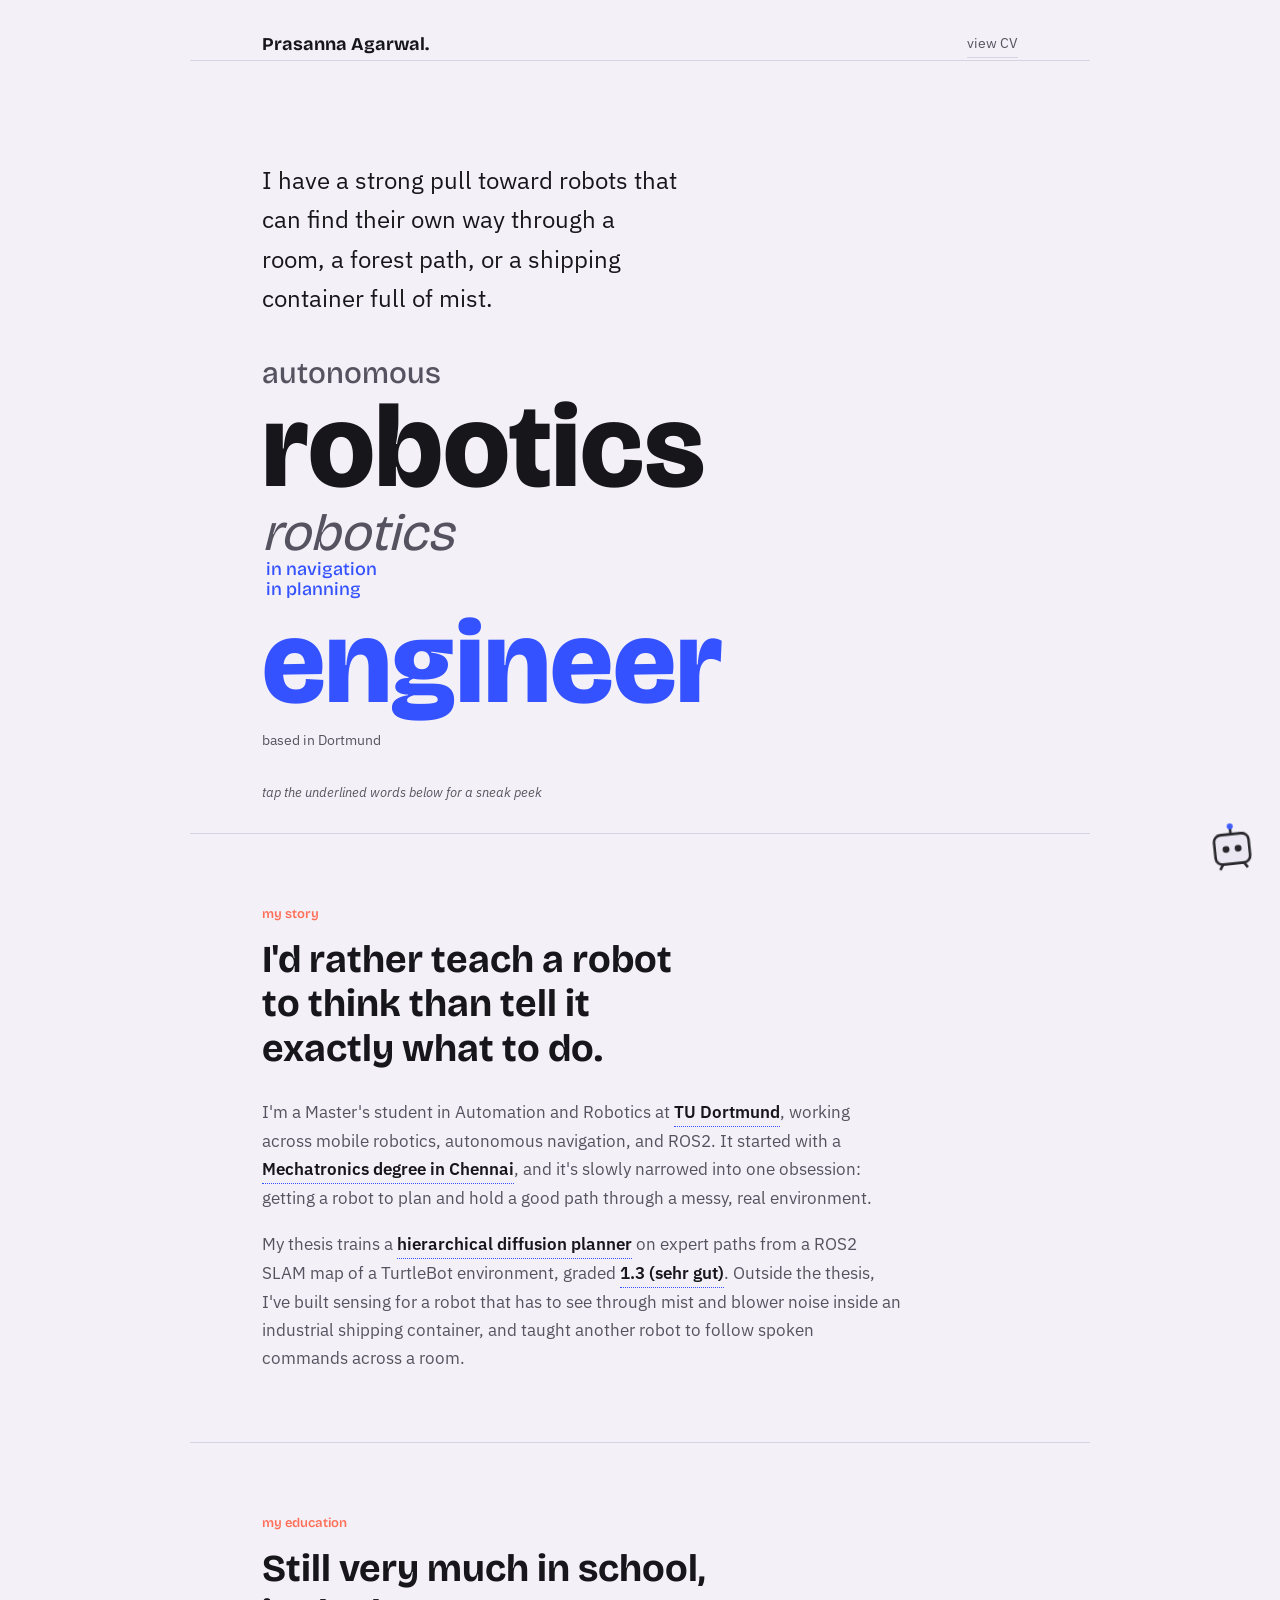
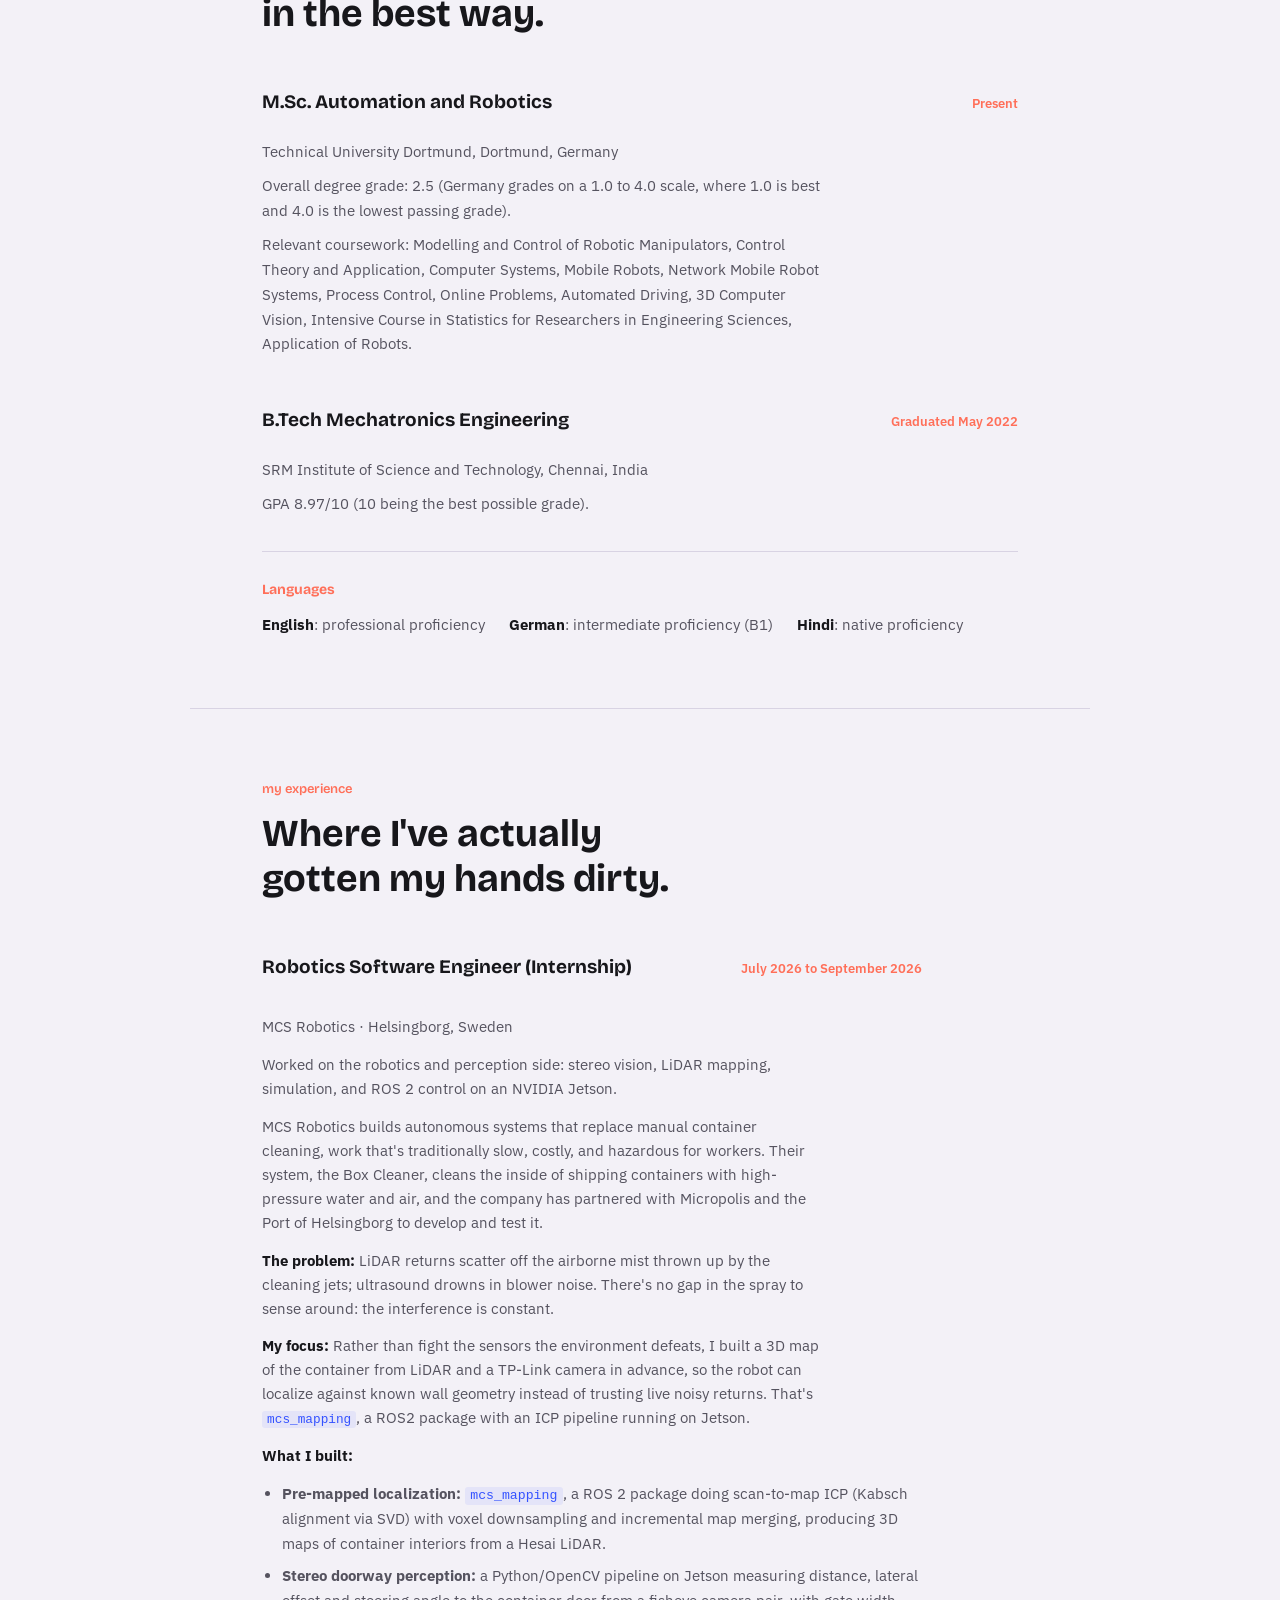
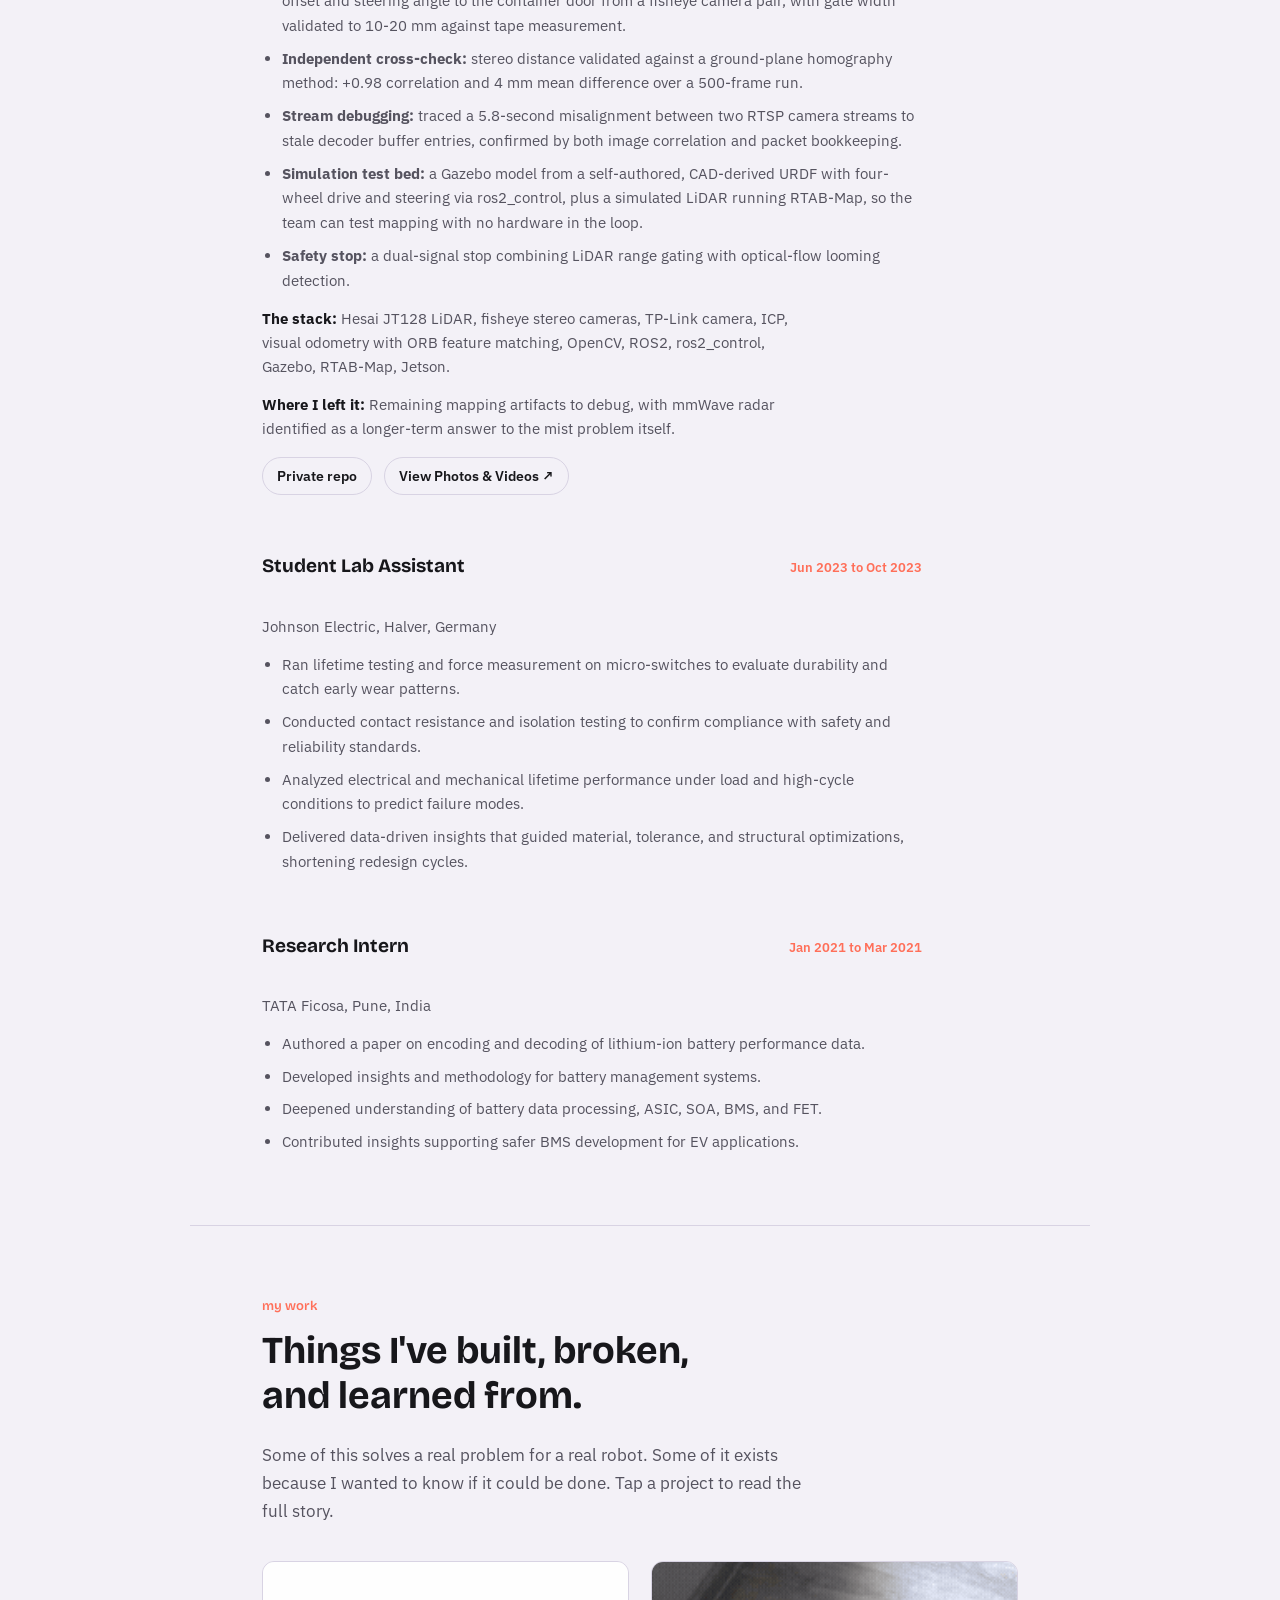
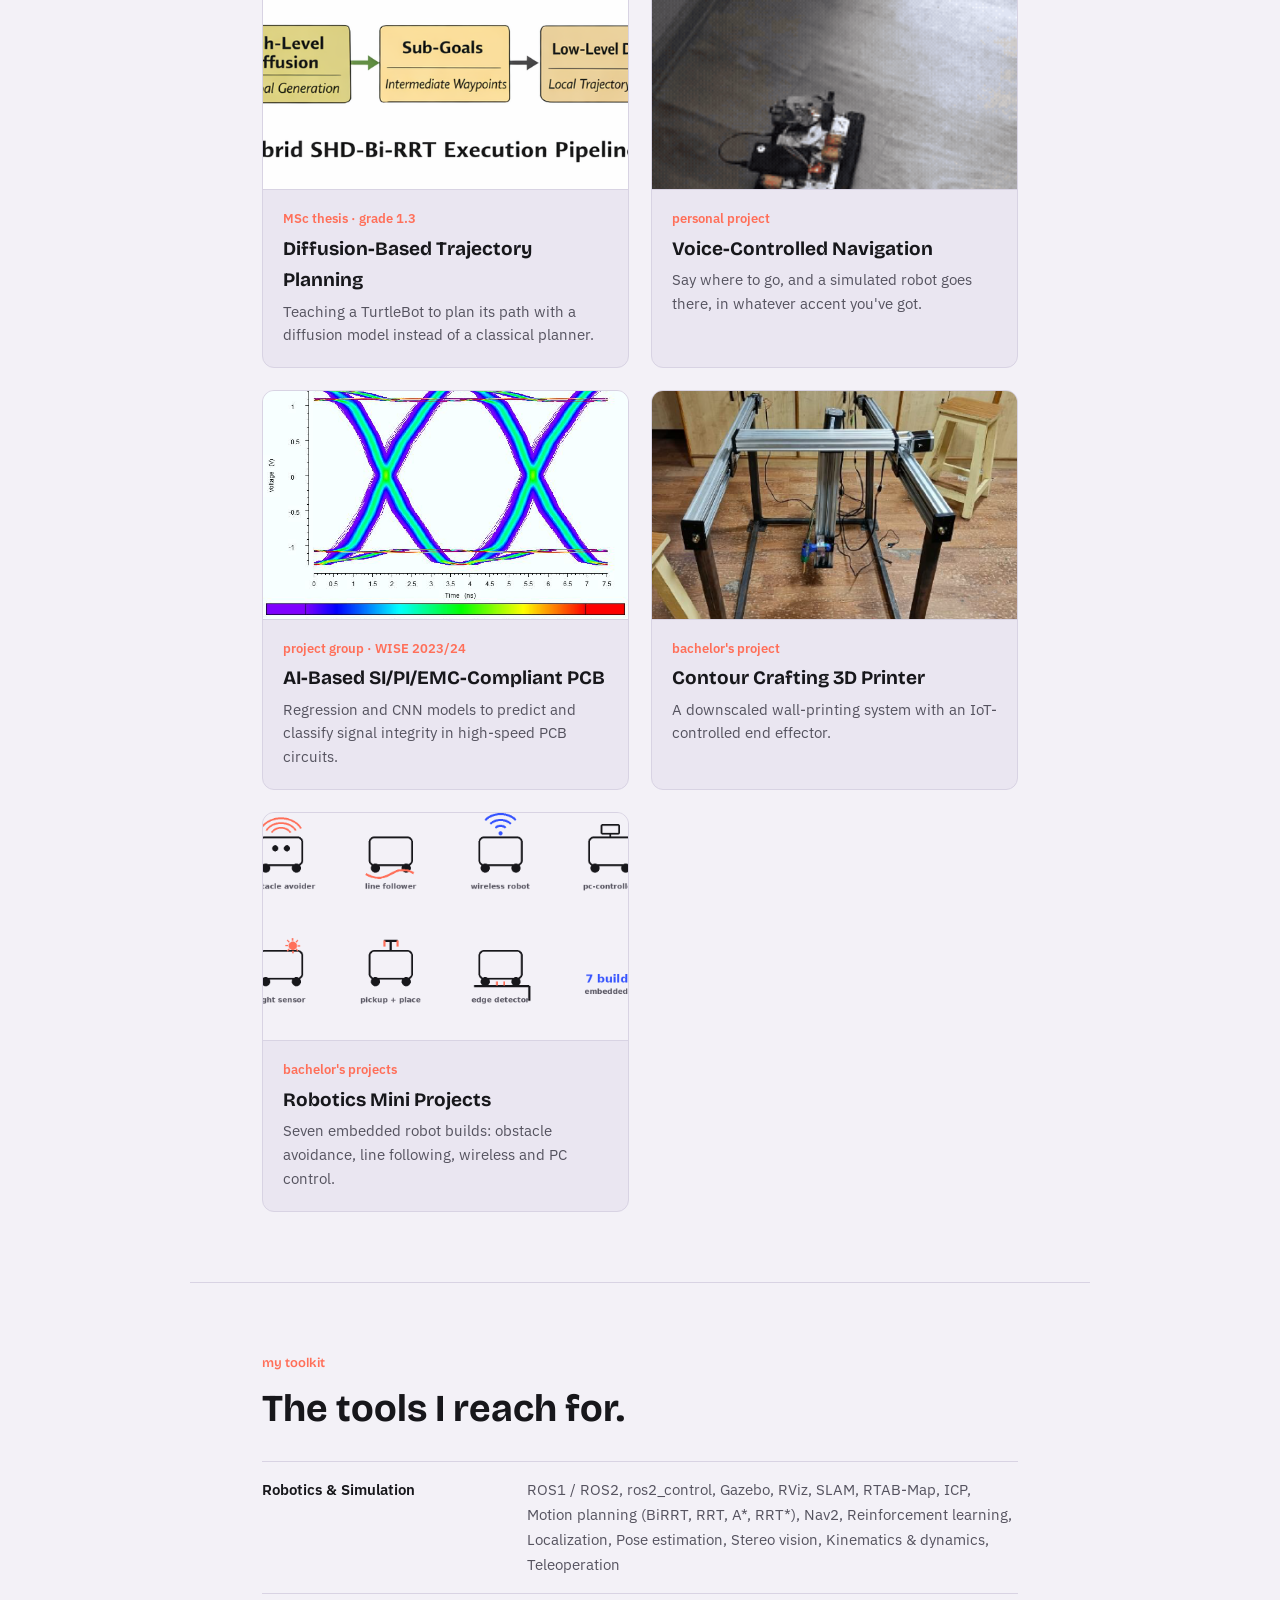
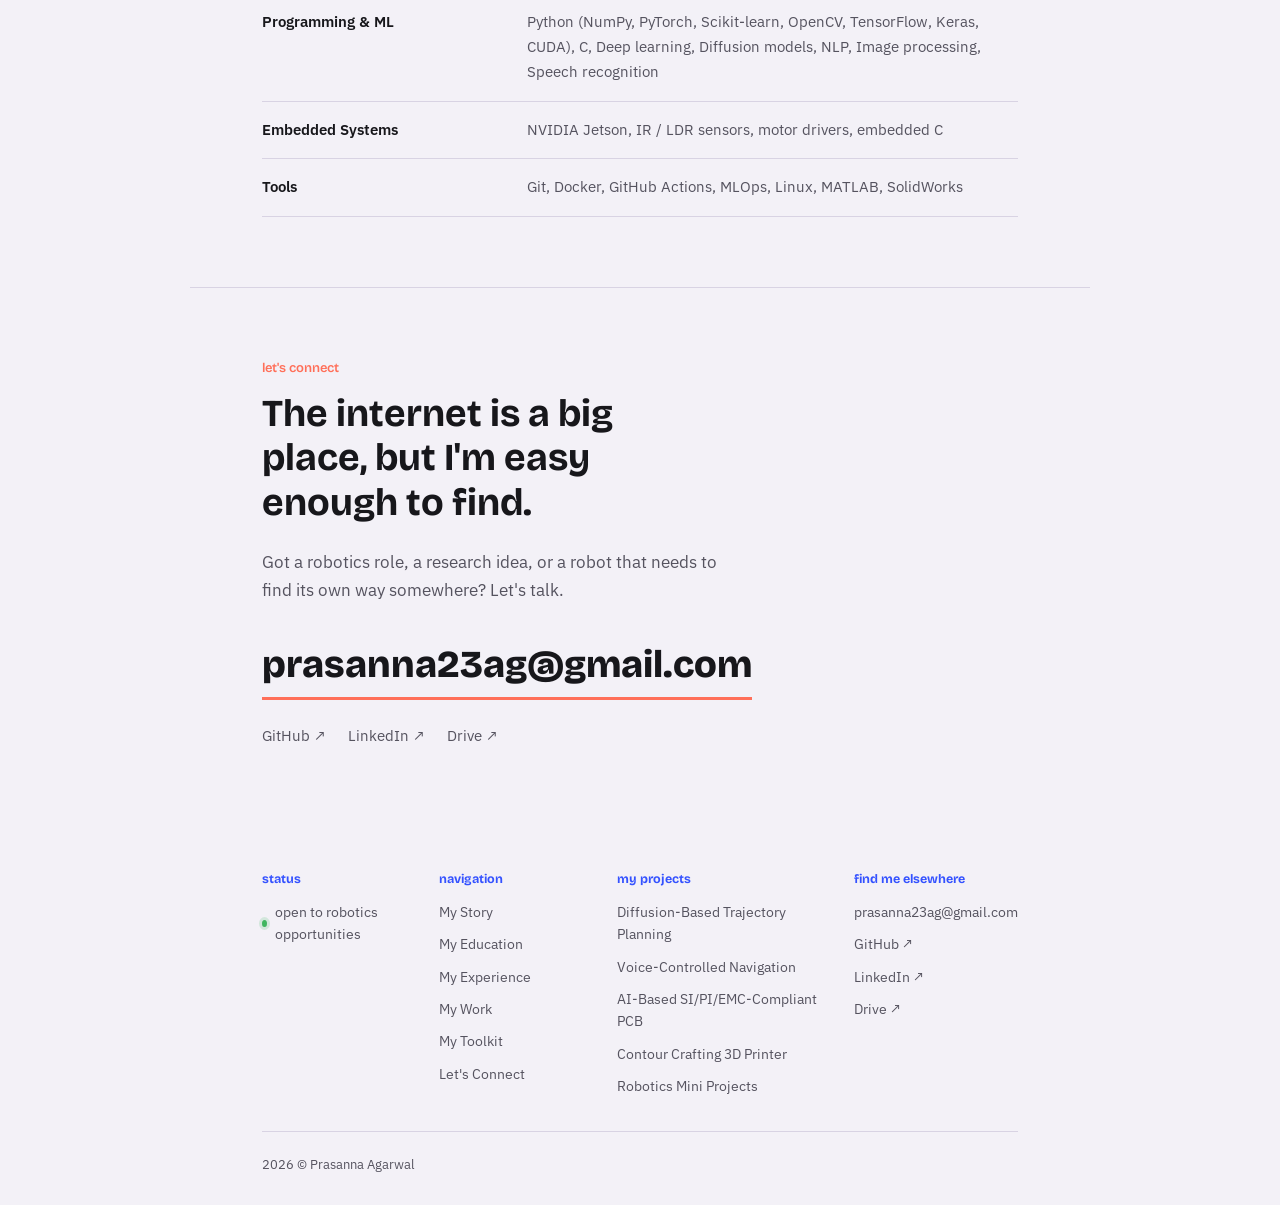
<file: index.html>
<!DOCTYPE html>
<html lang="en">
<head>
<meta charset="UTF-8">
<meta name="viewport" content="width=device-width, initial-scale=1.0">
<title>Prasanna Agarwal, Robotics Engineer</title>
<meta name="description" content="Prasanna Agarwal: mobile robotics, autonomous navigation, trajectory planning. Based in Dortmund.">
<link rel="preconnect" href="https://fonts.googleapis.com">
<link rel="preconnect" href="https://fonts.gstatic.com" crossorigin>
<link href="https://fonts.googleapis.com/css2?family=Bricolage+Grotesque:opsz,wght@12..96,400..800&family=IBM+Plex+Sans:wght@400;500;600&display=swap" rel="stylesheet">
<link rel="stylesheet" href="style.css">
</head>
<body>

<header class="site-header">
  <a href="#" class="wordmark">Prasanna Agarwal.</a>
  <a class="cv-link" href="Prasanna_Agarwal_CV.pdf" target="_blank" rel="noopener">view CV</a>
</header>

<main>

  <!-- HERO -->
  <section class="hero">
    <p class="hero-lede">I have a strong pull toward robots that can find their own way through a room, a forest path, or a shipping container full of mist.</p>

    <div class="word-collage" aria-hidden="false">
      <span class="cw cw-a">autonomous</span>
      <span class="cw cw-b">robotics</span>
      <span class="cw cw-c">robotics</span>
      <span class="cw cw-dash">in navigation</span>
      <span class="cw cw-dash">in planning</span>
      <span class="cw cw-final">engineer</span>
      <span class="cw cw-caption">based in Dortmund</span>
    </div>

    <p class="tip-hint">tap the underlined words below for a sneak peek</p>
  </section>

  <!-- MY STORY -->
  <section id="about" class="story reveal">
    <div class="section-kicker">my story</div>
    <h2>I'd rather teach a robot to think than tell it exactly what to do.</h2>

    <div class="story-body">
      <p>I'm a Master's student in Automation and Robotics at
        <button class="term" data-tip="Technical University Dortmund, Germany, where I'm finishing my Master's.">TU Dortmund</button>,
        working across mobile robotics, autonomous navigation, and ROS2. It started with a
        <button class="term" data-tip="B.Tech in Mechatronics Engineering, SRM Institute of Science and Technology, Chennai. Graduated May 2022.">Mechatronics degree in Chennai</button>,
        and it's slowly narrowed into one obsession: getting a robot to plan and hold a good path through a messy, real environment.
      </p>
      <p>My thesis trains a
        <button class="term" data-tip="A generative approach that learns to denoise random paths into smooth, collision-aware trajectories, trained on BiRRT-sampled paths.">hierarchical diffusion planner</button>
        on expert paths from a ROS2 SLAM map of a TurtleBot environment, graded
        <button class="term" data-tip="In Germany, 1.0 is the best possible grade and 4.0 is the minimum passing grade, so lower numbers mean a better result. 1.3 translates to sehr gut (very good).">1.3 (sehr gut)</button>.
        Outside the thesis, I've built sensing for a robot that has to see through mist and blower noise inside an industrial shipping container, and taught another robot to follow spoken commands across a room.
      </p>
    </div>
  </section>

  <!-- MY EDUCATION -->
  <section id="education" class="education reveal">
    <div class="section-kicker">my education</div>
    <h2>Still very much in school, in the best way.</h2>

    <div class="education-list">
      <div class="education-item">
        <div class="education-head">
          <h3>M.Sc. Automation and Robotics</h3>
          <span class="education-dates">Present</span>
        </div>
        <p class="education-org">Technical University Dortmund, Dortmund, Germany</p>
        <p class="education-detail">Overall degree grade: 2.5 (Germany grades on a 1.0 to 4.0 scale, where 1.0 is best and 4.0 is the lowest passing grade).</p>
        <p class="education-detail">Relevant coursework: Modelling and Control of Robotic Manipulators, Control Theory and Application, Computer Systems, Mobile Robots, Network Mobile Robot Systems, Process Control, Online Problems, Automated Driving, 3D Computer Vision, Intensive Course in Statistics for Researchers in Engineering Sciences, Application of Robots.</p>
      </div>
      <div class="education-item">
        <div class="education-head">
          <h3>B.Tech Mechatronics Engineering</h3>
          <span class="education-dates">Graduated May 2022</span>
        </div>
        <p class="education-org">SRM Institute of Science and Technology, Chennai, India</p>
        <p class="education-detail">GPA 8.97/10 (10 being the best possible grade).</p>
      </div>
    </div>

    <div class="languages-block">
      <h4>Languages</h4>
      <div class="languages-list">
        <span><strong>English</strong>: professional proficiency</span>
        <span><strong>German</strong>: intermediate proficiency (B1)</span>
        <span><strong>Hindi</strong>: native proficiency</span>
      </div>
    </div>
  </section>

  <!-- MY EXPERIENCE -->
  <section id="experience" class="experience reveal">
    <div class="section-kicker">my experience</div>
    <h2>Where I've actually gotten my hands dirty.</h2>

    <div class="experience-list">

      <article class="experience-item">
        <div class="experience-head">
          <h3>Robotics Software Engineer (Internship)</h3>
          <span class="experience-dates">July 2026 to September 2026</span>
        </div>
        <p class="experience-org">MCS Robotics · Helsingborg, Sweden</p>
        <p class="experience-summary">Worked on the robotics and perception side: stereo vision, LiDAR mapping, simulation, and ROS 2 control on an NVIDIA Jetson.</p>
        <p class="experience-summary">MCS Robotics builds autonomous systems that replace manual container cleaning, work that's traditionally slow, costly, and hazardous for workers. Their system, the Box Cleaner, cleans the inside of shipping containers with high-pressure water and air, and the company has partnered with Micropolis and the Port of Helsingborg to develop and test it.</p>

        <p><strong>The problem:</strong> LiDAR returns scatter off the airborne mist thrown up by the cleaning jets; ultrasound drowns in blower noise. There's no gap in the spray to sense around: the interference is constant.</p>
        <p><strong>My focus:</strong> Rather than fight the sensors the environment defeats, I built a 3D map of the container from LiDAR and a TP-Link camera in advance, so the robot can localize against known wall geometry instead of trusting live noisy returns. That's <code>mcs_mapping</code>, a ROS2 package with an ICP pipeline running on Jetson.</p>
        <p><strong>What I built:</strong></p>
        <ul class="experience-bullets">
          <li><strong>Pre-mapped localization:</strong> <code>mcs_mapping</code>, a ROS 2 package doing scan-to-map ICP (Kabsch alignment via SVD) with voxel downsampling and incremental map merging, producing 3D maps of container interiors from a Hesai LiDAR.</li>
          <li><strong>Stereo doorway perception:</strong> a Python/OpenCV pipeline on Jetson measuring distance, lateral offset and steering angle to the container door from a fisheye camera pair, with gate width validated to 10-20 mm against tape measurement.</li>
          <li><strong>Independent cross-check:</strong> stereo distance validated against a ground-plane homography method: +0.98 correlation and 4 mm mean difference over a 500-frame run.</li>
          <li><strong>Stream debugging:</strong> traced a 5.8-second misalignment between two RTSP camera streams to stale decoder buffer entries, confirmed by both image correlation and packet bookkeeping.</li>
          <li><strong>Simulation test bed:</strong> a Gazebo model from a self-authored, CAD-derived URDF with four-wheel drive and steering via ros2_control, plus a simulated LiDAR running RTAB-Map, so the team can test mapping with no hardware in the loop.</li>
          <li><strong>Safety stop:</strong> a dual-signal stop combining LiDAR range gating with optical-flow looming detection.</li>
        </ul>
        <p><strong>The stack:</strong> Hesai JT128 LiDAR, fisheye stereo cameras, TP-Link camera, ICP, visual odometry with ORB feature matching, OpenCV, ROS2, ros2_control, Gazebo, RTAB-Map, Jetson.</p>
        <p><strong>Where I left it:</strong> Remaining mapping artifacts to debug, with mmWave radar identified as a longer-term answer to the mist problem itself.</p>
        <div class="project-links">
          <span class="project-link project-link--disabled" title="Codebase is private, but happy to walk through it on request.">Private repo</span>
          <a href="https://drive.google.com/drive/folders/1SlCidg65zBH02y6t_Sd1YKr3TYtQ-ye1?usp=drive_link" class="project-link" target="_blank" rel="noopener">View Photos & Videos ↗</a>
        </div>
      </article>

      <article class="experience-item">
        <div class="experience-head">
          <h3>Student Lab Assistant</h3>
          <span class="experience-dates">Jun 2023 to Oct 2023</span>
        </div>
        <p class="experience-org">Johnson Electric, Halver, Germany</p>
        <ul class="experience-bullets">
          <li>Ran lifetime testing and force measurement on micro-switches to evaluate durability and catch early wear patterns.</li>
          <li>Conducted contact resistance and isolation testing to confirm compliance with safety and reliability standards.</li>
          <li>Analyzed electrical and mechanical lifetime performance under load and high-cycle conditions to predict failure modes.</li>
          <li>Delivered data-driven insights that guided material, tolerance, and structural optimizations, shortening redesign cycles.</li>
        </ul>
      </article>

      <article class="experience-item">
        <div class="experience-head">
          <h3>Research Intern</h3>
          <span class="experience-dates">Jan 2021 to Mar 2021</span>
        </div>
        <p class="experience-org">TATA Ficosa, Pune, India</p>
        <ul class="experience-bullets">
          <li>Authored a paper on encoding and decoding of lithium-ion battery performance data.</li>
          <li>Developed insights and methodology for battery management systems.</li>
          <li>Deepened understanding of battery data processing, ASIC, SOA, BMS, and FET.</li>
          <li>Contributed insights supporting safer BMS development for EV applications.</li>
        </ul>
      </article>

    </div>
  </section>

  <!-- MY WORK -->
  <section id="work" class="work reveal">
    <div class="section-kicker">my work</div>
    <h2>Things I've built, broken, and learned from.</h2>
    <p class="work-lede">Some of this solves a real problem for a real robot. Some of it exists because I wanted to know if it could be done. Tap a project to read the full story.</p>

    <div class="project-list">

      <a class="project-card" href="projects/thesis/">
        <div class="project-thumb">
          <img src="projects/thesis/thesis-pipeline.png" alt="Diagram of the hybrid SHD-Bi-RRT execution pipeline" loading="lazy">
        </div>
        <div class="project-text">
          <span class="project-tag">MSc thesis · grade 1.3</span>
          <h3>Diffusion-Based Trajectory Planning</h3>
          <p>Teaching a TurtleBot to plan its path with a diffusion model instead of a classical planner.</p>
          <span class="project-peek">Python · PyTorch · ROS2 · SLAM · Gym</span>
        </div>
      </a>

      <a class="project-card" href="projects/voice-teleop/">
        <div class="project-thumb">
          <img src="projects/voice-teleop/voice-rover-demo.gif" alt="TurtleBot3 rover responding to voice commands" loading="lazy">
        </div>
        <div class="project-text">
          <span class="project-tag">personal project</span>
          <h3>Voice-Controlled Navigation</h3>
          <p>Say where to go, and a simulated robot goes there, in whatever accent you've got.</p>
          <span class="project-peek">ROS2 · Whisper · Gazebo · Python</span>
        </div>
      </a>

      <a class="project-card" href="projects/pcb-emc/">
        <div class="project-thumb">
          <img src="projects/pcb-emc/pcb-eye-diagram.png" alt="Eye diagram from eCADSTAR simulation used to assess signal integrity" loading="lazy">
        </div>
        <div class="project-text">
          <span class="project-tag">project group · WISE 2023/24</span>
          <h3>AI-Based SI/PI/EMC-Compliant PCB</h3>
          <p>Regression and CNN models to predict and classify signal integrity in high-speed PCB circuits.</p>
          <span class="project-peek">eCADSTAR · TensorFlow · Keras · Streamlit</span>
        </div>
      </a>

      <a class="project-card" href="projects/contour-crafting/">
        <div class="project-thumb">
          <img src="projects/contour-crafting/contour-crafting-robot.png" alt="The physical contour crafting gantry rig with suspended print head" loading="lazy">
        </div>
        <div class="project-text">
          <span class="project-tag">bachelor's project</span>
          <h3>Contour Crafting 3D Printer</h3>
          <p>A downscaled wall-printing system with an IoT-controlled end effector.</p>
          <span class="project-peek">IoT · Embedded control · Concrete flow management</span>
        </div>
      </a>

      <a class="project-card" href="projects/robotics-mini/">
        <div class="project-thumb">
          <img src="projects/robotics-mini/mini-projects-collage.png" alt="Illustrated collage of the seven mini robot builds: obstacle avoider, line follower, wireless robot, PC-controlled, light sensor, pickup and place, edge detector" loading="lazy">
        </div>
        <div class="project-text">
          <span class="project-tag">bachelor's projects</span>
          <h3>Robotics Mini Projects</h3>
          <p>Seven embedded robot builds: obstacle avoidance, line following, wireless and PC control.</p>
          <span class="project-peek">IR/LDR sensors · Motor drivers · Embedded C</span>
        </div>
      </a>

    </div>
  </section>

  <!-- MY TOOLKIT -->
  <section id="toolkit" class="toolkit reveal">
    <div class="section-kicker">my toolkit</div>
    <h2>The tools I reach for.</h2>

    <div class="toolkit-list">
      <div class="toolkit-row">
        <span class="toolkit-cat">Robotics &amp; Simulation</span>
        <span class="toolkit-items">ROS1 / ROS2, ros2_control, Gazebo, RViz, SLAM, RTAB-Map, ICP, Motion planning (BiRRT, RRT, A*, RRT*), Nav2, Reinforcement learning, Localization, Pose estimation, Stereo vision, Kinematics &amp; dynamics, Teleoperation</span>
      </div>
      <div class="toolkit-row">
        <span class="toolkit-cat">Programming &amp; ML</span>
        <span class="toolkit-items">Python (NumPy, PyTorch, Scikit-learn, OpenCV, TensorFlow, Keras, CUDA), C, Deep learning, Diffusion models, NLP, Image processing, Speech recognition</span>
      </div>
      <div class="toolkit-row">
        <span class="toolkit-cat">Embedded Systems</span>
        <span class="toolkit-items">NVIDIA Jetson, IR / LDR sensors, motor drivers, embedded C</span>
      </div>
      <div class="toolkit-row">
        <span class="toolkit-cat">Tools</span>
        <span class="toolkit-items">Git, Docker, GitHub Actions, MLOps, Linux, MATLAB, SolidWorks</span>
      </div>
    </div>
  </section>

  <!-- CONNECT -->
  <section id="contact" class="connect reveal">
    <div class="section-kicker">let's connect</div>
    <h2>The internet is a big place, but I'm easy enough to find.</h2>
    <p class="connect-lede">Got a robotics role, a research idea, or a robot that needs to find its own way somewhere? Let's talk.</p>

    <a class="connect-email" href="mailto:prasanna23ag@gmail.com">prasanna23ag@gmail.com</a>

    <div class="connect-links">
      <a href="https://github.com/Prasanna23-ag" target="_blank" rel="noopener">GitHub ↗</a>
      <a href="https://www.linkedin.com/in/prasanna-agarwal/" target="_blank" rel="noopener">LinkedIn ↗</a>
      <a href="https://drive.google.com/drive/u/3/folders/1brGAWYcv9KqmSFkTuWDEpXgMyrgu54ps" target="_blank" rel="noopener">Drive ↗</a>
    </div>
  </section>

</main>

<footer class="site-footer">
  <div class="footer-grid">
    <div class="footer-col">
      <h5>status</h5>
      <div class="footer-status">
        <span class="status-dot"></span>
        <!-- edit this line any time your availability changes -->
        open to robotics opportunities
      </div>
    </div>
    <div class="footer-col">
      <h5>navigation</h5>
      <a href="#about">My Story</a>
      <a href="#education">My Education</a>
      <a href="#experience">My Experience</a>
      <a href="#work">My Work</a>
      <a href="#toolkit">My Toolkit</a>
      <a href="#contact">Let's Connect</a>
    </div>
    <div class="footer-col">
      <h5>my projects</h5>
      <a href="projects/thesis/">Diffusion-Based Trajectory Planning</a>
      <a href="projects/voice-teleop/">Voice-Controlled Navigation</a>
      <a href="projects/pcb-emc/">AI-Based SI/PI/EMC-Compliant PCB</a>
      <a href="projects/contour-crafting/">Contour Crafting 3D Printer</a>
      <a href="projects/robotics-mini/">Robotics Mini Projects</a>
    </div>
    <div class="footer-col footer-col--contact">
      <h5>find me elsewhere</h5>
      <a href="mailto:prasanna23ag@gmail.com">prasanna23ag@gmail.com</a>
      <a href="https://github.com/Prasanna23-ag" target="_blank" rel="noopener">GitHub ↗</a>
      <a href="https://www.linkedin.com/in/prasanna-agarwal/" target="_blank" rel="noopener">LinkedIn ↗</a>
      <a href="https://drive.google.com/drive/u/3/folders/1brGAWYcv9KqmSFkTuWDEpXgMyrgu54ps" target="_blank" rel="noopener">Drive ↗</a>
    </div>
  </div>
  <div class="footer-bottom">
    <span id="year"></span> © Prasanna Agarwal
  </div>
</footer>

<div class="tooltip" id="tooltip" role="tooltip"></div>

<div class="bot-mascot" aria-hidden="true">
  <svg viewBox="0 0 60 60">
    <line class="bot-antenna" x1="30" y1="6" x2="30" y2="14"/>
    <circle class="bot-tip" cx="30" cy="5" r="3.5"/>
    <rect class="bot-body" x="10" y="14" width="40" height="34" rx="8"/>
    <circle class="bot-eye" cx="23" cy="31" r="4"/>
    <circle class="bot-eye" cx="37" cy="31" r="4"/>
    <line class="bot-antenna" x1="18" y1="48" x2="14" y2="54"/>
    <line class="bot-antenna" x1="42" y1="48" x2="46" y2="54"/>
  </svg>
</div>

<script src="script.js"></script>
</body>
</html>
</file>
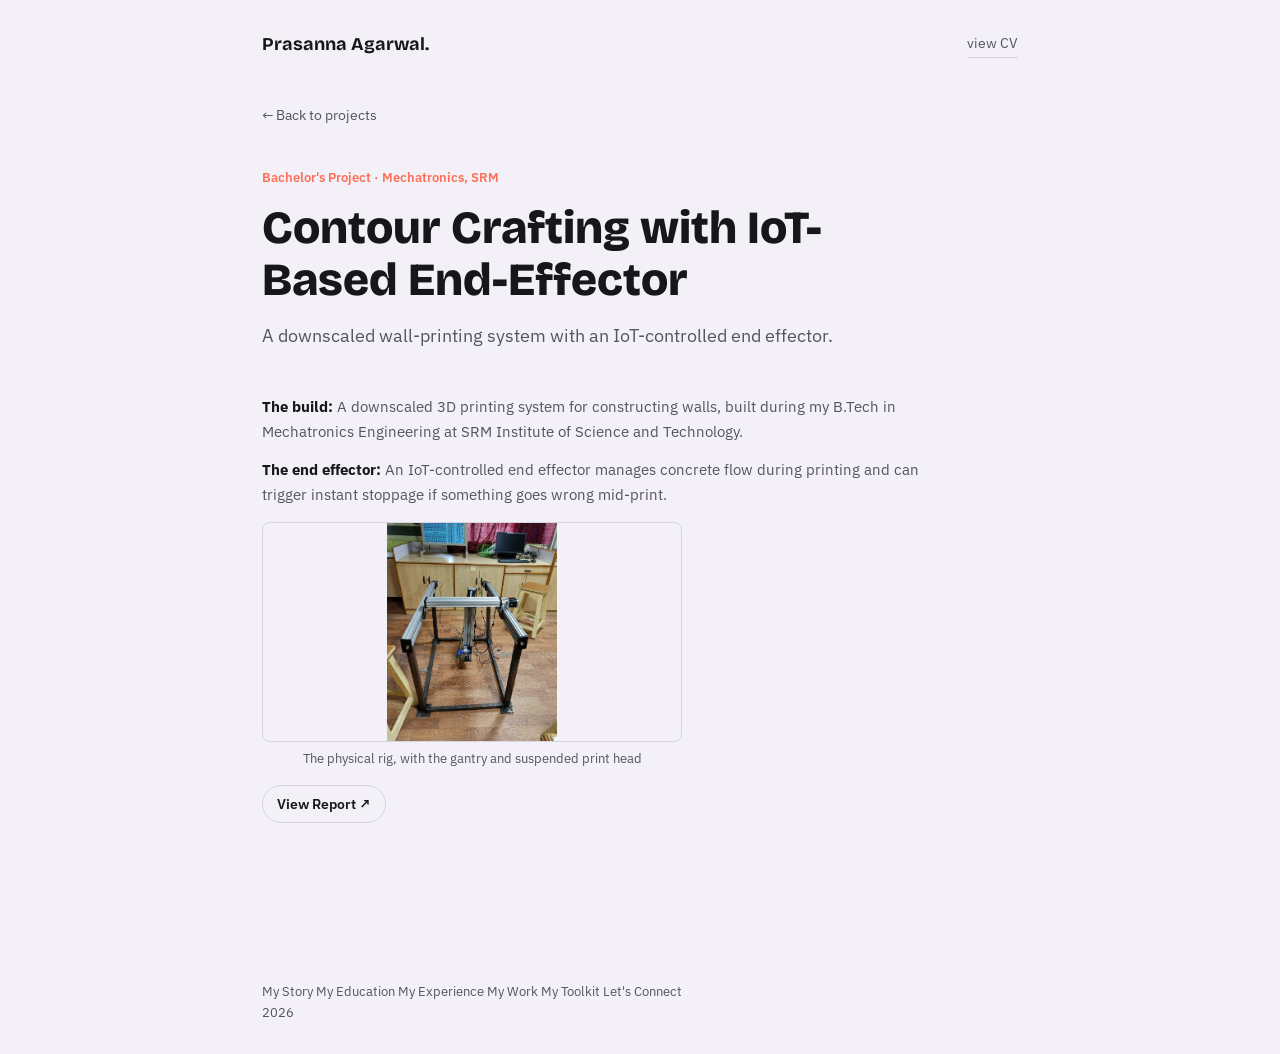
<file: projects/contour-crafting/index.html>
<!DOCTYPE html>
<html lang="en">
<head>
<meta charset="UTF-8">
<meta name="viewport" content="width=device-width, initial-scale=1.0">
<title>Contour Crafting 3D Printer, Prasanna Agarwal</title>
<link rel="preconnect" href="https://fonts.googleapis.com">
<link rel="preconnect" href="https://fonts.gstatic.com" crossorigin>
<link href="https://fonts.googleapis.com/css2?family=Bricolage+Grotesque:opsz,wght@12..96,400..800&family=IBM+Plex+Sans:wght@400;500;600&display=swap" rel="stylesheet">
<link rel="stylesheet" href="../../style.css">
</head>
<body>

<header class="site-header">
  <a href="../../index.html" class="wordmark">Prasanna Agarwal.</a>
  <a class="cv-link" href="../../Prasanna_Agarwal_CV.pdf" target="_blank" rel="noopener">view CV</a>
</header>

<main>
  <div class="project-page">
    <a class="back-link" href="../../index.html#work">← Back to projects</a>

    <span class="project-page-tag">Bachelor's Project · Mechatronics, SRM</span>
    <h1>Contour Crafting with IoT-Based End-Effector</h1>
    <p class="project-page-lede">A downscaled wall-printing system with an IoT-controlled end effector.</p>

    <div class="project-detail">
      <p><strong>The build:</strong> A downscaled 3D printing system for constructing walls, built during my B.Tech in Mechatronics Engineering at SRM Institute of Science and Technology.</p>
      <p><strong>The end effector:</strong> An IoT-controlled end effector manages concrete flow during printing and can trigger instant stoppage if something goes wrong mid-print.</p>

      <!-- Add more detail here (specific hardware, control approach, results) once you're ready to expand this page -->

      <div class="project-media project-media--single">
        <figure><img src="contour-crafting-robot.png" alt="The physical contour crafting frame, a gantry-style rig with linear rails and a suspended print head"><figcaption>The physical rig, with the gantry and suspended print head</figcaption></figure>
      </div>

      <div class="project-links">
        <a href="https://drive.google.com/file/d/1OwDYiPm5V5KmVCCfqvbSK_SXb65v1fn_/view?usp=drive_link" class="project-link" target="_blank" rel="noopener">View Report ↗</a>
      </div>
    </div>
  </div>
</main>

<footer class="site-footer">
  <nav>
    <a href="../../index.html#about">My Story</a>
    <a href="../../index.html#education">My Education</a>
    <a href="../../index.html#experience">My Experience</a>
    <a href="../../index.html#work">My Work</a>
    <a href="../../index.html#toolkit">My Toolkit</a>
    <a href="../../index.html#contact">Let's Connect</a>
  </nav>
  <span id="year"></span>
</footer>

<div class="tooltip" id="tooltip" role="tooltip"></div>
<script src="../../script.js"></script>
</body>
</html>
</file>
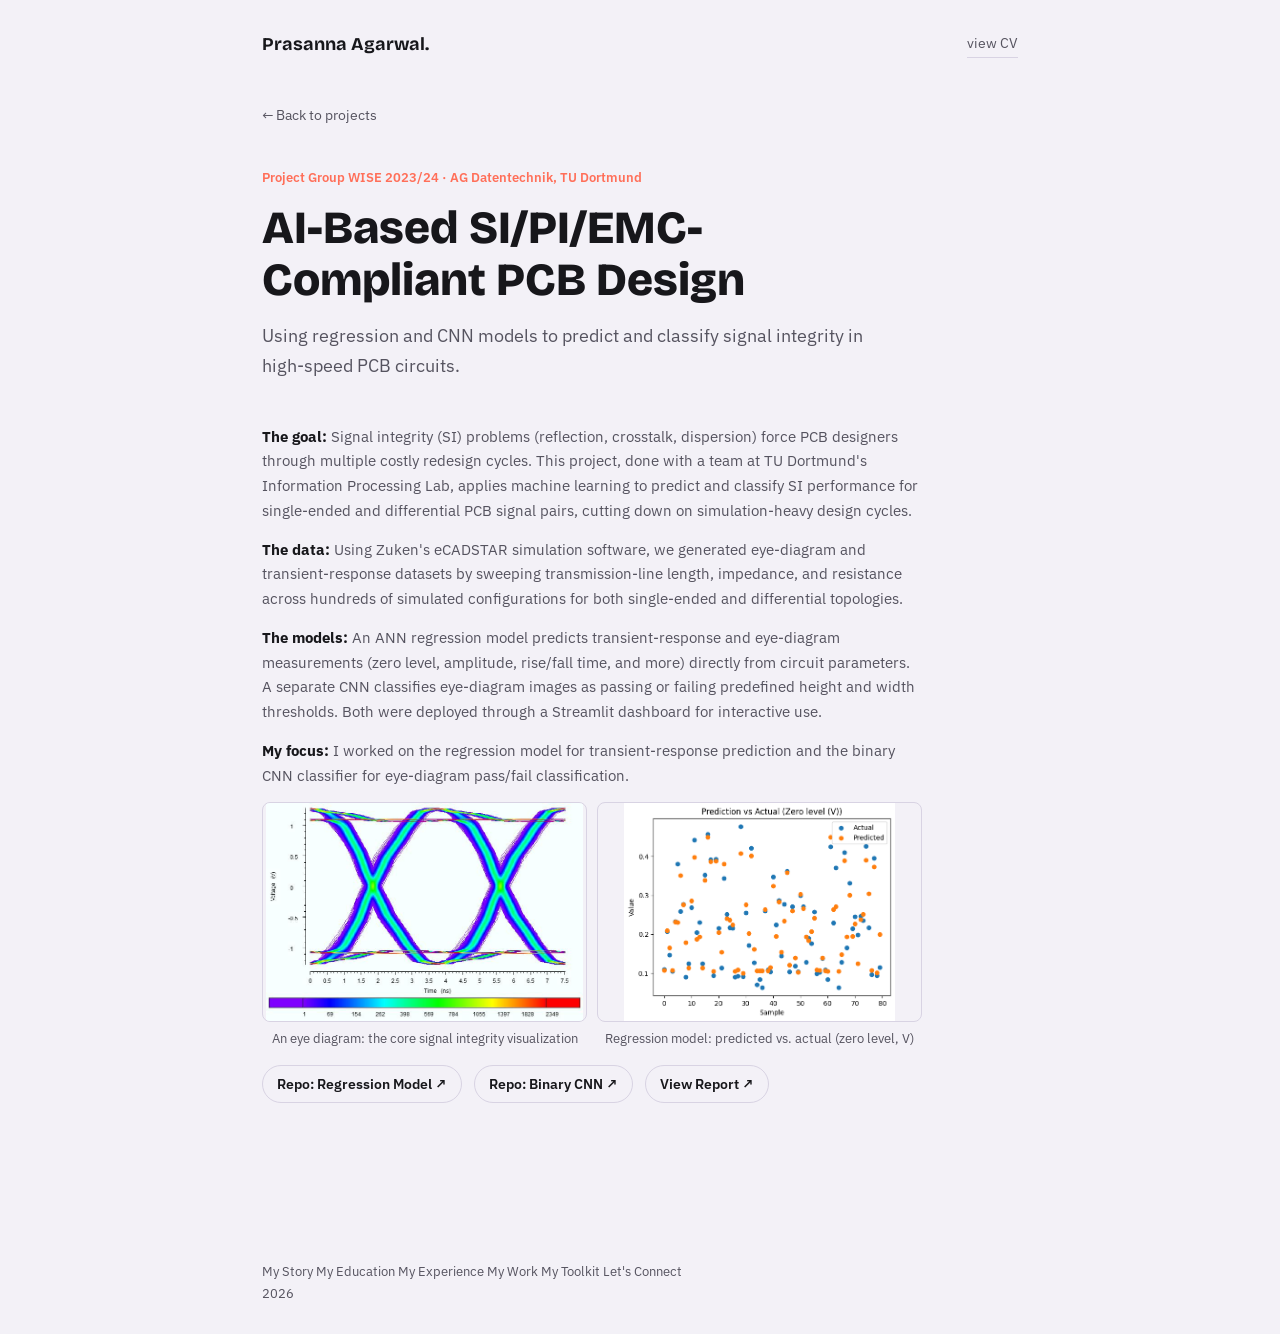
<file: projects/pcb-emc/index.html>
<!DOCTYPE html>
<html lang="en">
<head>
<meta charset="UTF-8">
<meta name="viewport" content="width=device-width, initial-scale=1.0">
<title>AI-Based SI/PI/EMC-Compliant PCB, Prasanna Agarwal</title>
<link rel="preconnect" href="https://fonts.googleapis.com">
<link rel="preconnect" href="https://fonts.gstatic.com" crossorigin>
<link href="https://fonts.googleapis.com/css2?family=Bricolage+Grotesque:opsz,wght@12..96,400..800&family=IBM+Plex+Sans:wght@400;500;600&display=swap" rel="stylesheet">
<link rel="stylesheet" href="../../style.css">
</head>
<body>

<header class="site-header">
  <a href="../../index.html" class="wordmark">Prasanna Agarwal.</a>
  <a class="cv-link" href="../../Prasanna_Agarwal_CV.pdf" target="_blank" rel="noopener">view CV</a>
</header>

<main>
  <div class="project-page">
    <a class="back-link" href="../../index.html#work">← Back to projects</a>

    <span class="project-page-tag">Project Group WISE 2023/24 · AG Datentechnik, TU Dortmund</span>
    <h1>AI-Based SI/PI/EMC-Compliant PCB Design</h1>
    <p class="project-page-lede">Using regression and CNN models to predict and classify signal integrity in high-speed PCB circuits.</p>

    <div class="project-detail">
      <p><strong>The goal:</strong> Signal integrity (SI) problems (reflection, crosstalk, dispersion) force PCB designers through multiple costly redesign cycles. This project, done with a team at TU Dortmund's Information Processing Lab, applies machine learning to predict and classify SI performance for single-ended and differential PCB signal pairs, cutting down on simulation-heavy design cycles.</p>
      <p><strong>The data:</strong> Using Zuken's eCADSTAR simulation software, we generated eye-diagram and transient-response datasets by sweeping transmission-line length, impedance, and resistance across hundreds of simulated configurations for both single-ended and differential topologies.</p>
      <p><strong>The models:</strong> An ANN regression model predicts transient-response and eye-diagram measurements (zero level, amplitude, rise/fall time, and more) directly from circuit parameters. A separate CNN classifies eye-diagram images as passing or failing predefined height and width thresholds. Both were deployed through a Streamlit dashboard for interactive use.</p>
      <p><strong>My focus:</strong> I worked on the regression model for transient-response prediction and the binary CNN classifier for eye-diagram pass/fail classification.</p>

      <div class="project-media">
        <figure><img src="pcb-eye-diagram.png" alt="An eye diagram from eCADSTAR simulation, showing overlaid signal traces used to assess signal integrity"><figcaption>An eye diagram: the core signal integrity visualization</figcaption></figure>
        <figure><img src="pcb-regression-result.png" alt="Scatter plot comparing the regression model's predicted vs actual zero-level voltage values"><figcaption>Regression model: predicted vs. actual (zero level, V)</figcaption></figure>
      </div>

      <div class="project-links">
        <a href="https://github.com/Prasanna23-ag/Regression-Model" class="project-link" target="_blank" rel="noopener">Repo: Regression Model ↗</a>
        <a href="https://github.com/Prasanna23-ag/Binary_CNN" class="project-link" target="_blank" rel="noopener">Repo: Binary CNN ↗</a>
        <a href="https://drive.google.com/file/d/1NYOGEkvVEivhyN3OZ3jOjaPfENqhOOjC/view?usp=drive_link" class="project-link" target="_blank" rel="noopener">View Report ↗</a>
      </div>
    </div>
  </div>
</main>

<footer class="site-footer">
  <nav>
    <a href="../../index.html#about">My Story</a>
    <a href="../../index.html#education">My Education</a>
    <a href="../../index.html#experience">My Experience</a>
    <a href="../../index.html#work">My Work</a>
    <a href="../../index.html#toolkit">My Toolkit</a>
    <a href="../../index.html#contact">Let's Connect</a>
  </nav>
  <span id="year"></span>
</footer>

<div class="tooltip" id="tooltip" role="tooltip"></div>
<script src="../../script.js"></script>
</body>
</html>
</file>
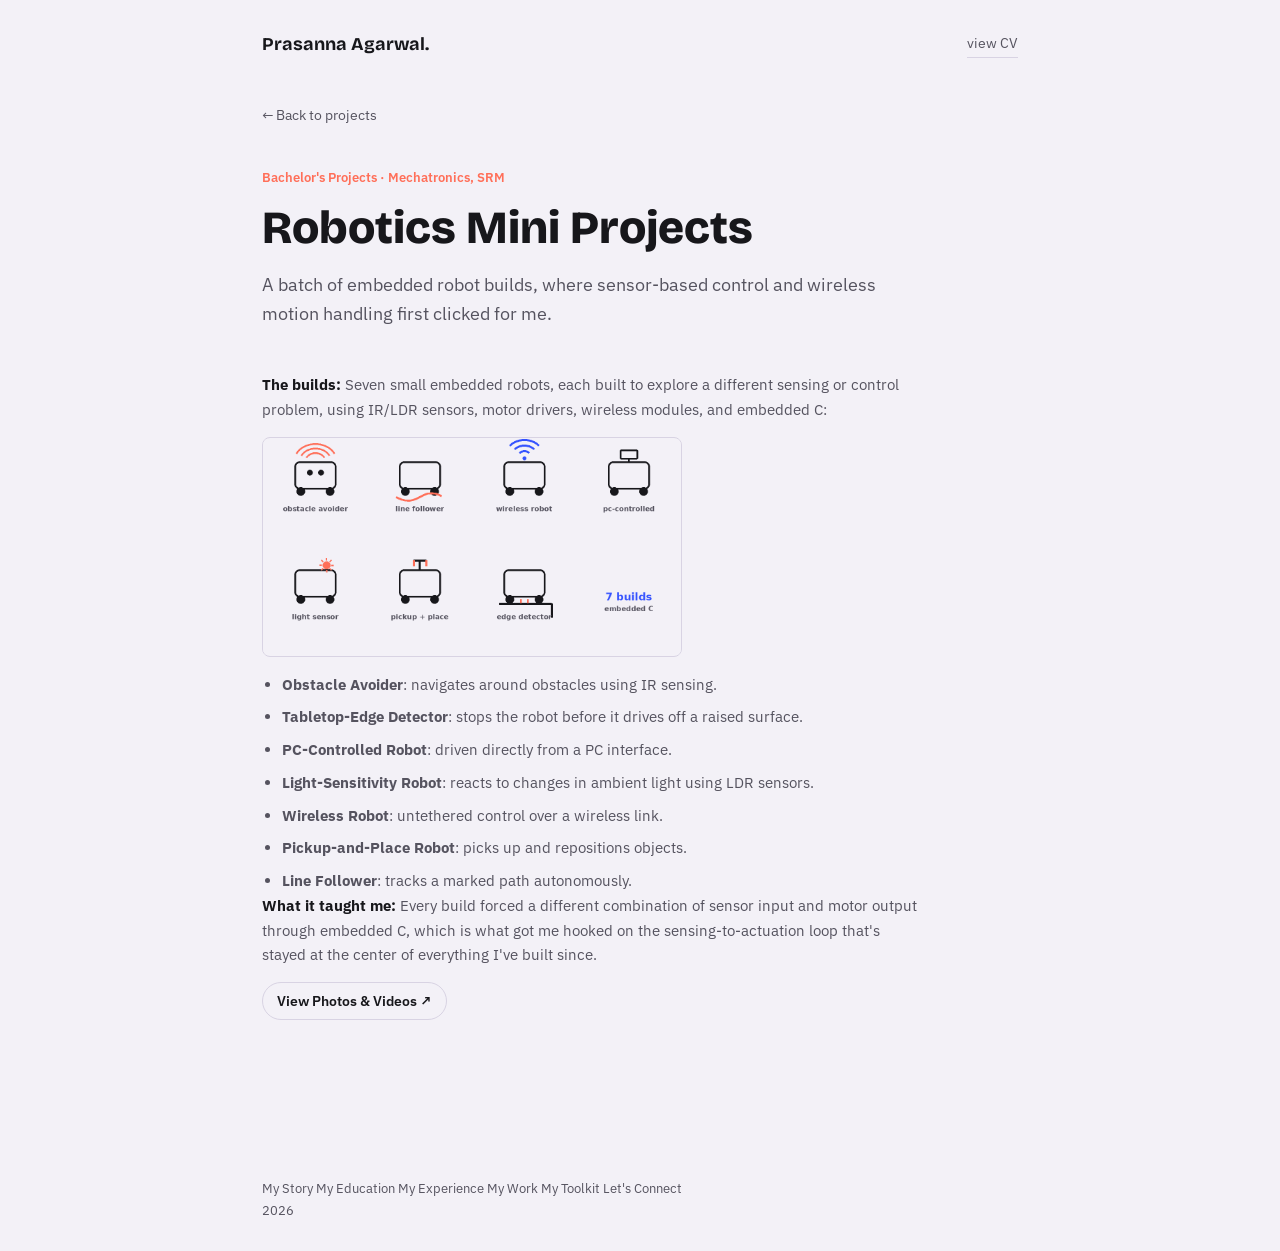
<file: projects/robotics-mini/index.html>
<!DOCTYPE html>
<html lang="en">
<head>
<meta charset="UTF-8">
<meta name="viewport" content="width=device-width, initial-scale=1.0">
<title>Robotics Mini Projects, Prasanna Agarwal</title>
<link rel="preconnect" href="https://fonts.googleapis.com">
<link rel="preconnect" href="https://fonts.gstatic.com" crossorigin>
<link href="https://fonts.googleapis.com/css2?family=Bricolage+Grotesque:opsz,wght@12..96,400..800&family=IBM+Plex+Sans:wght@400;500;600&display=swap" rel="stylesheet">
<link rel="stylesheet" href="../../style.css">
</head>
<body>

<header class="site-header">
  <a href="../../index.html" class="wordmark">Prasanna Agarwal.</a>
  <a class="cv-link" href="../../Prasanna_Agarwal_CV.pdf" target="_blank" rel="noopener">view CV</a>
</header>

<main>
  <div class="project-page">
    <a class="back-link" href="../../index.html#work">← Back to projects</a>

    <span class="project-page-tag">Bachelor's Projects · Mechatronics, SRM</span>
    <h1>Robotics Mini Projects</h1>
    <p class="project-page-lede">A batch of embedded robot builds, where sensor-based control and wireless motion handling first clicked for me.</p>

    <div class="project-detail">
      <p><strong>The builds:</strong> Seven small embedded robots, each built to explore a different sensing or control problem, using IR/LDR sensors, motor drivers, wireless modules, and embedded C:</p>

      <div class="project-media project-media--single">
        <figure><img src="mini-projects-collage.png" alt="Illustrated collage of the seven mini robot builds"></figure>
      </div>

      <ul class="experience-bullets">
        <li><strong>Obstacle Avoider</strong>: navigates around obstacles using IR sensing.</li>
        <li><strong>Tabletop-Edge Detector</strong>: stops the robot before it drives off a raised surface.</li>
        <li><strong>PC-Controlled Robot</strong>: driven directly from a PC interface.</li>
        <li><strong>Light-Sensitivity Robot</strong>: reacts to changes in ambient light using LDR sensors.</li>
        <li><strong>Wireless Robot</strong>: untethered control over a wireless link.</li>
        <li><strong>Pickup-and-Place Robot</strong>: picks up and repositions objects.</li>
        <li><strong>Line Follower</strong>: tracks a marked path autonomously.</li>
      </ul>
      <p><strong>What it taught me:</strong> Every build forced a different combination of sensor input and motor output through embedded C, which is what got me hooked on the sensing-to-actuation loop that's stayed at the center of everything I've built since.</p>

      <div class="project-links">
        <a href="https://drive.google.com/drive/folders/1aJcBczZp-YwBjOXUuKT-DrqVcjUsX4Ud?usp=drive_link" class="project-link" target="_blank" rel="noopener">View Photos & Videos ↗</a>
      </div>
    </div>
  </div>
</main>

<footer class="site-footer">
  <nav>
    <a href="../../index.html#about">My Story</a>
    <a href="../../index.html#education">My Education</a>
    <a href="../../index.html#experience">My Experience</a>
    <a href="../../index.html#work">My Work</a>
    <a href="../../index.html#toolkit">My Toolkit</a>
    <a href="../../index.html#contact">Let's Connect</a>
  </nav>
  <span id="year"></span>
</footer>

<div class="tooltip" id="tooltip" role="tooltip"></div>
<script src="../../script.js"></script>
</body>
</html>
</file>
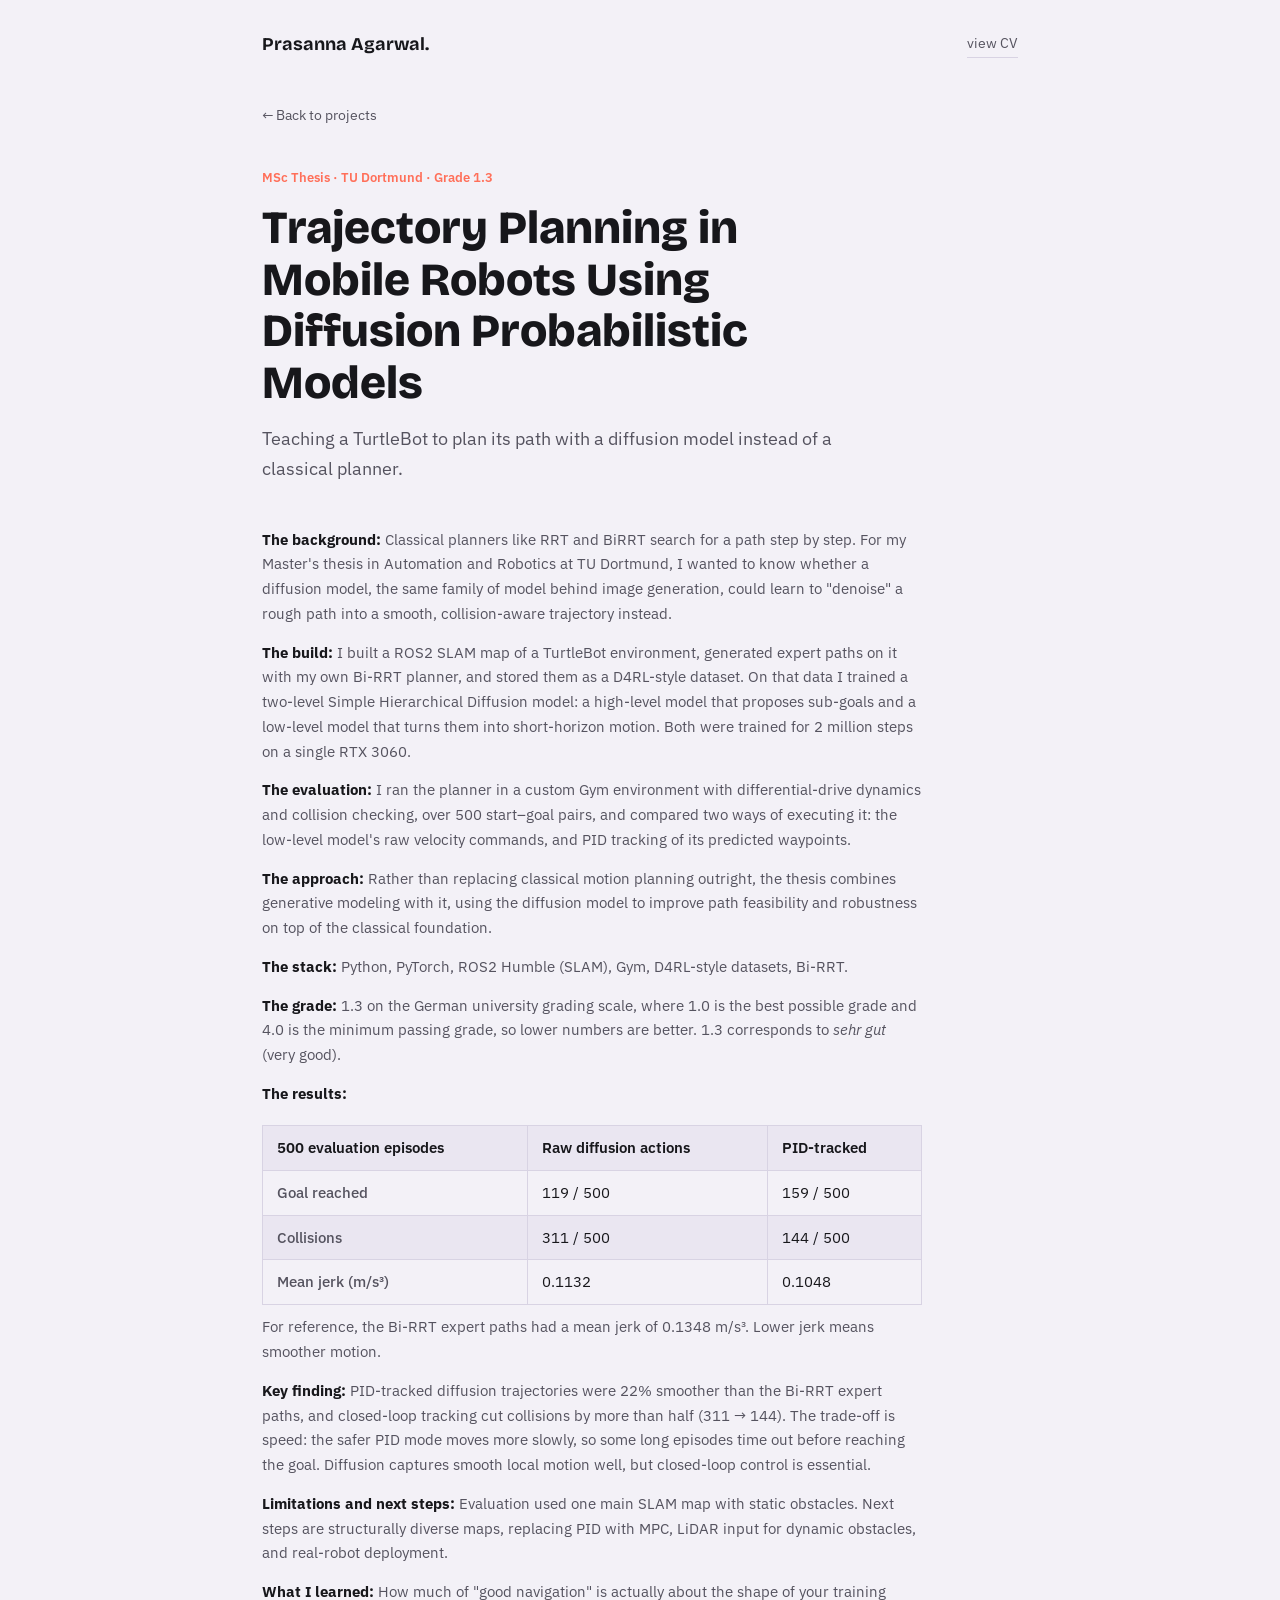
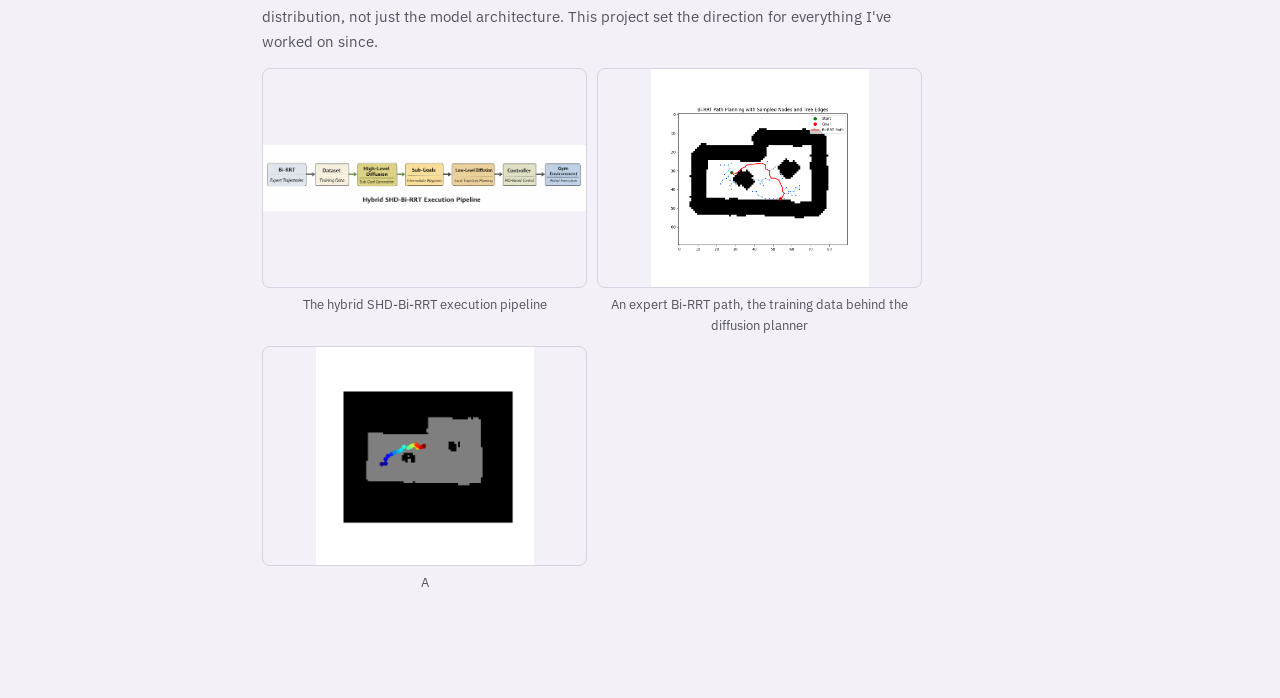
<file: projects/thesis/index.html>
<!DOCTYPE html>
<html lang="en">
<head>
<meta charset="UTF-8">
<meta name="viewport" content="width=device-width, initial-scale=1.0">
<title>Diffusion-Based Trajectory Planning, Prasanna Agarwal</title>
<link rel="preconnect" href="https://fonts.googleapis.com">
<link rel="preconnect" href="https://fonts.gstatic.com" crossorigin>
<link href="https://fonts.googleapis.com/css2?family=Bricolage+Grotesque:opsz,wght@12..96,400..800&family=IBM+Plex+Sans:wght@400;500;600&display=swap" rel="stylesheet">
<link rel="stylesheet" href="../../style.css">
</head>
<body>

<header class="site-header">
  <a href="../../index.html" class="wordmark">Prasanna Agarwal.</a>
  <a class="cv-link" href="../../Prasanna_Agarwal_CV.pdf" target="_blank" rel="noopener">view CV</a>
</header>

<main>
  <div class="project-page">
    <a class="back-link" href="../../index.html#work">← Back to projects</a>

    <span class="project-page-tag">MSc Thesis · TU Dortmund · Grade 1.3</span>
    <h1>Trajectory Planning in Mobile Robots Using Diffusion Probabilistic Models</h1>
    <p class="project-page-lede">Teaching a TurtleBot to plan its path with a diffusion model instead of a classical planner.</p>

    <div class="project-detail">
      <p><strong>The background:</strong> Classical planners like RRT and BiRRT search for a path step by step. For my Master's thesis in Automation and Robotics at TU Dortmund, I wanted to know whether a diffusion model, the same family of model behind image generation, could learn to "denoise" a rough path into a smooth, collision-aware trajectory instead.</p>
      <p><strong>The build:</strong> I built a ROS2 SLAM map of a TurtleBot environment, generated expert paths on it with my own Bi-RRT planner, and stored them as a D4RL-style dataset. On that data I trained a two-level Simple Hierarchical Diffusion model: a high-level model that proposes sub-goals and a low-level model that turns them into short-horizon motion. Both were trained for 2 million steps on a single RTX 3060.</p>
      <p><strong>The evaluation:</strong> I ran the planner in a custom Gym environment with differential-drive dynamics and collision checking, over 500 start–goal pairs, and compared two ways of executing it: the low-level model's raw velocity commands, and PID tracking of its predicted waypoints.</p>
      <p><strong>The approach:</strong> Rather than replacing classical motion planning outright, the thesis combines generative modeling with it, using the diffusion model to improve path feasibility and robustness on top of the classical foundation.</p>
      <p><strong>The stack:</strong> Python, PyTorch, ROS2 Humble (SLAM), Gym, D4RL-style datasets, Bi-RRT.</p>
      <p><strong>The grade:</strong> 1.3 on the German university grading scale, where 1.0 is the best possible grade and 4.0 is the minimum passing grade, so lower numbers are better. 1.3 corresponds to <em>sehr gut</em> (very good).</p>
      <p><strong>The results:</strong></p>
      <!-- Verify the "Goal reached" counts against the raw evaluation logs before publishing. -->
      <div class="results-table-wrap">
        <table class="results-table">
          <thead>
            <tr><th scope="col">500 evaluation episodes</th><th scope="col">Raw diffusion actions</th><th scope="col">PID-tracked</th></tr>
          </thead>
          <tbody>
            <tr><th scope="row">Goal reached</th><td>119 / 500</td><td>159 / 500</td></tr>
            <tr><th scope="row">Collisions</th><td>311 / 500</td><td>144 / 500</td></tr>
            <tr><th scope="row">Mean jerk (m/s³)</th><td>0.1132</td><td>0.1048</td></tr>
          </tbody>
        </table>
      </div>
      <p class="results-note">For reference, the Bi-RRT expert paths had a mean jerk of 0.1348 m/s³. Lower jerk means smoother motion.</p>
      <p><strong>Key finding:</strong> PID-tracked diffusion trajectories were 22% smoother than the Bi-RRT expert paths, and closed-loop tracking cut collisions by more than half (311 → 144). The trade-off is speed: the safer PID mode moves more slowly, so some long episodes time out before reaching the goal. Diffusion captures smooth local motion well, but closed-loop control is essential.</p>
      <p><strong>Limitations and next steps:</strong> Evaluation used one main SLAM map with static obstacles. Next steps are structurally diverse maps, replacing PID with MPC, LiDAR input for dynamic obstacles, and real-robot deployment.</p>
      <p><strong>What I learned:</strong> How much of "good navigation" is actually about the shape of your training distribution, not just the model architecture. This project set the direction for everything I've worked on since.</p>

      <div class="project-media">
        <figure><img src="thesis-pipeline.png" alt="Diagram of the hybrid SHD-Bi-RRT execution pipeline, from Bi-RRT expert trajectories through high-level and low-level diffusion to PID-controlled robot execution"><figcaption>The hybrid SHD-Bi-RRT execution pipeline</figcaption></figure>
        <figure><img src="thesis-birrt-path.png" alt="Bi-RRT path planning example, showing sampled nodes, tree edges, and the final expert path from start to goal on an occupancy grid"><figcaption>An expert Bi-RRT path, the training data behind the diffusion planner</figcaption></figure>
        <figure><img src="thesis-result-rollout.png" alt="A diffusion-planned rollout on the SLAM occupancy map, with waypoints coloured from blue at the start to red at the end"><figcaption>A
</file>
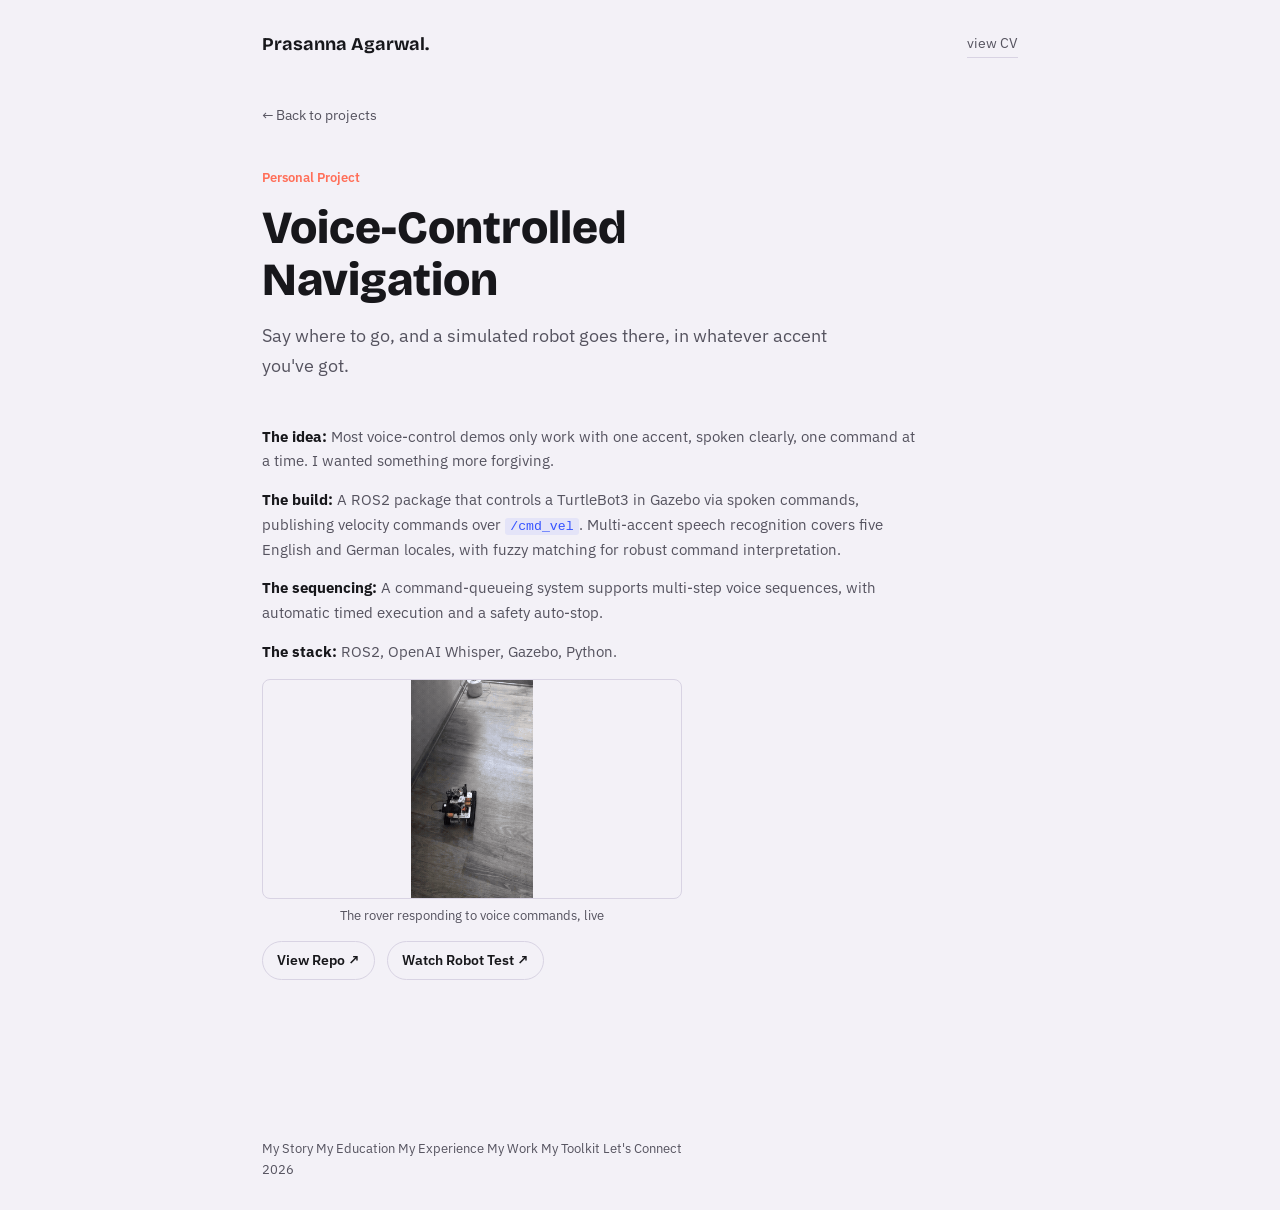
<file: projects/voice-teleop/index.html>
<!DOCTYPE html>
<html lang="en">
<head>
<meta charset="UTF-8">
<meta name="viewport" content="width=device-width, initial-scale=1.0">
<title>Voice-Controlled Navigation, Prasanna Agarwal</title>
<link rel="preconnect" href="https://fonts.googleapis.com">
<link rel="preconnect" href="https://fonts.gstatic.com" crossorigin>
<link href="https://fonts.googleapis.com/css2?family=Bricolage+Grotesque:opsz,wght@12..96,400..800&family=IBM+Plex+Sans:wght@400;500;600&display=swap" rel="stylesheet">
<link rel="stylesheet" href="../../style.css">
</head>
<body>

<header class="site-header">
  <a href="../../index.html" class="wordmark">Prasanna Agarwal.</a>
  <a class="cv-link" href="../../Prasanna_Agarwal_CV.pdf" target="_blank" rel="noopener">view CV</a>
</header>

<main>
  <div class="project-page">
    <a class="back-link" href="../../index.html#work">← Back to projects</a>

    <span class="project-page-tag">Personal Project</span>
    <h1>Voice-Controlled Navigation</h1>
    <p class="project-page-lede">Say where to go, and a simulated robot goes there, in whatever accent you've got.</p>

    <div class="project-detail">
      <p><strong>The idea:</strong> Most voice-control demos only work with one accent, spoken clearly, one command at a time. I wanted something more forgiving.</p>
      <p><strong>The build:</strong> A ROS2 package that controls a TurtleBot3 in Gazebo via spoken commands, publishing velocity commands over <code>/cmd_vel</code>. Multi-accent speech recognition covers five English and German locales, with fuzzy matching for robust command interpretation.</p>
      <p><strong>The sequencing:</strong> A command-queueing system supports multi-step voice sequences, with automatic timed execution and a safety auto-stop.</p>
      <p><strong>The stack:</strong> ROS2, OpenAI Whisper, Gazebo, Python.</p>

      <div class="project-media project-media--single">
        <figure><img src="voice-rover-demo.gif" alt="TurtleBot3 rover responding to voice commands"><figcaption>The rover responding to voice commands, live</figcaption></figure>
      </div>

      <div class="project-links">
        <a href="https://github.com/Prasanna23-ag/voice-teleop-turtlebot3" class="project-link" target="_blank" rel="noopener">View Repo ↗</a>
        <a href="https://drive.google.com/file/d/1y1CcisqcXEz5t8HT-uO-D4Pp2VWFrVoK/view?usp=drive_link" class="project-link" target="_blank" rel="noopener">Watch Robot Test ↗</a>
      </div>
    </div>
  </div>
</main>

<footer class="site-footer">
  <nav>
    <a href="../../index.html#about">My Story</a>
    <a href="../../index.html#education">My Education</a>
    <a href="../../index.html#experience">My Experience</a>
    <a href="../../index.html#work">My Work</a>
    <a href="../../index.html#toolkit">My Toolkit</a>
    <a href="../../index.html#contact">Let's Connect</a>
  </nav>
  <span id="year"></span>
</footer>

<div class="tooltip" id="tooltip" role="tooltip"></div>
<script src="../../script.js"></script>
</body>
</html>
</file>
<file: style.css>
/* ============================================
   TOKENS — cobalt / coral, lavender-paper, personal & bold
   ============================================ */
:root {
  --ink:      #17171B;
  --paper:    #F3F1F7;   /* pale cool lavender-white */
  --paper-2:  #EAE6F1;
  --accent:   #3452FF;   /* cobalt */
  --accent-2: #FF6F59;   /* coral */
  --line:     #D8D3E3;
  --text-soft: #55535F;

  --font-display: 'Bricolage Grotesque', sans-serif;
  --font-body: 'IBM Plex Sans', sans-serif;

  --max-w: 900px;
  --edge: clamp(24px, 6vw, 72px);
}

* { box-sizing: border-box; }
html { scroll-behavior: smooth; }

@media (prefers-reduced-motion: reduce) {
  html { scroll-behavior: auto; }
  *, *::before, *::after { animation-duration: 0.01ms !important; transition-duration: 0.01ms !important; }
}

body {
  margin: 0;
  background: var(--paper);
  color: var(--ink);
  font-family: var(--font-body);
  font-size: 17px;
  line-height: 1.65;
  -webkit-font-smoothing: antialiased;
}

a { color: inherit; text-decoration: none; }

a:focus-visible, button:focus-visible {
  outline: 2px solid var(--accent);
  outline-offset: 3px;
}

h2 {
  font-family: var(--font-display);
  font-weight: 700;
  margin: 0 0 22px;
  font-size: clamp(26px, 3.6vw, 38px);
  line-height: 1.18;
  max-width: 18ch;
}

p { margin: 0; }
code {
  font-family: monospace;
  background: rgba(52, 82, 255, 0.08);
  padding: 0.1em 0.4em;
  border-radius: 3px;
  font-size: 0.88em;
  color: var(--accent);
}

/* ============================================
   HEADER
   ============================================ */
.site-header {
  display: flex;
  justify-content: space-between;
  align-items: center;
  max-width: var(--max-w);
  margin: 0 auto;
  padding: 30px var(--edge) 0;
}

.wordmark {
  font-family: var(--font-display);
  font-weight: 700;
  font-size: 18px;
}

.cv-link {
  font-size: 14px;
  color: var(--text-soft);
  border-bottom: 1px solid var(--line);
  padding-bottom: 2px;
}
.cv-link:hover { color: var(--accent); border-color: var(--accent); }

/* ============================================
   HERO / WORD COLLAGE
   ============================================ */
.hero {
  max-width: var(--max-w);
  margin: 0 auto;
  padding: clamp(48px, 9vw, 100px) var(--edge) 30px;
}

.hero-lede {
  font-size: clamp(19px, 2.4vw, 24px);
  max-width: 30ch;
  color: var(--ink);
  margin-bottom: 40px;
}

.word-collage {
  display: flex;
  flex-direction: column;
  align-items: flex-start;
  gap: 2px;
}

.cw {
  font-family: var(--font-display);
  line-height: 0.98;
}

.cw-a {
  font-size: clamp(22px, 3vw, 30px);
  font-weight: 500;
  color: var(--text-soft);
}
.cw-b {
  font-size: clamp(56px, 11vw, 118px);
  font-weight: 800;
  color: var(--ink);
}
.cw-c {
  font-size: clamp(30px, 5vw, 52px);
  font-weight: 400;
  font-style: italic;
  color: var(--text-soft);
  -webkit-text-stroke: 0;
}
.cw-dash {
  font-size: clamp(15px, 1.8vw, 18px);
  font-weight: 500;
  color: var(--accent);
  margin-left: 4px;
}
.cw-final {
  font-size: clamp(56px, 11vw, 118px);
  font-weight: 800;
  color: var(--accent);
  margin-top: 6px;
}
.cw-caption {
  font-family: var(--font-body);
  font-size: 14px;
  color: var(--text-soft);
  margin-top: 10px;
}

.tip-hint {
  margin-top: 34px;
  font-size: 13px;
  color: var(--text-soft);
  font-style: italic;
}

/* ============================================
   SHARED SECTION STYLES
   ============================================ */
main > section {
  max-width: var(--max-w);
  margin: 0 auto;
  padding: 70px var(--edge);
  border-top: 1px solid var(--line);
}

.section-kicker {
  font-family: var(--font-display);
  font-weight: 600;
  font-size: 13px;
  text-transform: lowercase;
  color: var(--accent-2);
  margin-bottom: 12px;
}

/* ============================================
   MY STORY
   ============================================ */
.story-body {
  margin-top: 26px;
  max-width: 64ch;
  display: flex;
  flex-direction: column;
  gap: 18px;
  color: var(--text-soft);
}

.term {
  font: inherit;
  color: var(--ink);
  font-weight: 600;
  background: none;
  border: none;
  border-bottom: 1.5px dotted var(--accent);
  padding: 0;
  cursor: pointer;
  position: relative;
}
.term:hover, .term:focus-visible { color: var(--accent); }

/* ============================================
   MY EDUCATION
   ============================================ */
.education-list {
  margin-top: 30px;
  display: flex;
  flex-direction: column;
  gap: 28px;
}

.education-head {
  display: flex;
  justify-content: space-between;
  align-items: baseline;
  gap: 12px;
  flex-wrap: wrap;
}

.education-head h3 {
  font-family: var(--font-display);
  font-size: 19px;
  font-weight: 700;
}

.education-dates {
  font-size: 13px;
  color: var(--accent-2);
  font-weight: 600;
  white-space: nowrap;
}

.education-org {
  font-size: 14.5px;
  color: var(--text-soft);
  margin-top: 4px;
}

.education-detail {
  margin-top: 10px;
  font-size: 15px;
  color: var(--text-soft);
  max-width: 62ch;
}

/* ============================================
   MY EXPERIENCE
   ============================================ */
.experience-list {
  margin-top: 30px;
  display: flex;
  flex-direction: column;
  gap: 36px;
}

.experience-item { max-width: 66ch; }

.experience-head {
  display: flex;
  justify-content: space-between;
  align-items: baseline;
  gap: 12px;
  flex-wrap: wrap;
}

.experience-head h3 {
  font-family: var(--font-display);
  font-size: 19px;
  font-weight: 700;
}

.experience-dates {
  font-size: 13px;
  color: var(--accent-2);
  font-weight: 600;
  white-space: nowrap;
}

.experience-org {
  font-size: 14.5px;
  color: var(--text-soft);
  margin-top: 4px;
}

.experience-summary {
  margin-top: 10px;
  font-size: 15px;
  color: var(--text-soft);
}

.experience-bullets {
  margin: 14px 0 0;
  padding-left: 20px;
  color: var(--text-soft);
  font-size: 15px;
  display: flex;
  flex-direction: column;
  gap: 8px;
}

.experience-item > p {
  margin-top: 14px;
  font-size: 14.5px;
  color: var(--text-soft);
  max-width: 62ch;
}
.experience-item > p strong { color: var(--ink); }
.experience-item .project-links { margin-top: 16px; margin-bottom: 0; }

.project-link--disabled {
  cursor: default;
  color: var(--text-soft);
  background: var(--paper);
}
.project-link--disabled:hover {
  color: var(--text-soft);
  background: var(--paper);
  border-color: var(--line);
}

/* ============================================
   MY WORK — thumbnail grid cards
   ============================================ */
.work-lede {
  margin-top: 18px;
  color: var(--text-soft);
  max-width: 56ch;
}

.project-list {
  margin-top: 36px;
  display: grid;
  grid-template-columns: repeat(auto-fit, minmax(260px, 1fr));
  gap: 22px;
}

.project-card {
  display: flex;
  flex-direction: column;
  border: 1px solid var(--line);
  border-radius: 12px;
  background: var(--paper-2);
  overflow: hidden;
  transition: border-color 0.2s ease, transform 0.2s ease, box-shadow 0.2s ease;
}
.project-card:hover {
  border-color: var(--accent);
  transform: translateY(-3px);
  box-shadow: 0 10px 24px rgba(23, 23, 27, 0.08);
}
.project-card:hover h3 { color: var(--accent); }

.project-thumb {
  aspect-ratio: 16 / 10;
  overflow: hidden;
  background: var(--paper);
  border-bottom: 1px solid var(--line);
}
.project-thumb img {
  width: 100%;
  height: 100%;
  object-fit: cover;
  display: block;
  transition: transform 0.35s ease;
}
.project-card:hover .project-thumb img { transform: scale(1.05); }

.project-thumb--icon {
  display: flex;
  align-items: center;
  justify-content: center;
  padding: 22px 30px;
}
.project-thumb--icon svg { width: 100%; height: 100%; max-height: 90px; }

.project-text {
  padding: 18px 20px 20px;
  display: flex;
  flex-direction: column;
}

.pv-path { stroke: var(--accent); stroke-width: 4; stroke-linecap: round; fill: none; }
.pv-dot { fill: var(--accent-2); }
.pv-box { fill: none; stroke: var(--text-soft); stroke-width: 3; }
.pv-mist circle { fill: var(--accent); opacity: 0.55; }
.pv-wave rect { fill: var(--accent); }

.project-tag {
  font-size: 12.5px;
  font-weight: 600;
  color: var(--accent-2);
  display: block;
  margin-bottom: 4px;
}

.project-text h3 {
  font-family: var(--font-display);
  font-size: 19px;
  font-weight: 700;
  margin: 0 0 4px;
}

.project-text p {
  font-size: 14.5px;
  color: var(--text-soft);
}

.project-detail {
  padding: 0;
}

.project-detail p {
  font-size: 15px;
  color: var(--text-soft);
  padding-bottom: 14px;
}
.project-detail p strong { color: var(--ink); }

.project-media {
  display: grid;
  grid-template-columns: 1fr 1fr;
  gap: 10px;
  margin-bottom: 16px;
}

.project-media--single {
  grid-template-columns: 1fr;
  max-width: 420px;
}

.media-placeholder {
  margin: 0;
  aspect-ratio: 4 / 3;
  border: 1.5px dashed var(--line);
  border-radius: 8px;
  display: flex;
  align-items: center;
  justify-content: center;
  background: var(--paper);
}
.media-placeholder span {
  font-size: 13px;
  color: var(--text-soft);
}

.project-media img {
  width: 100%;
  height: 220px;
  object-fit: contain;
  border-radius: 8px;
  display: block;
  background: var(--paper);
  border: 1px solid var(--line);
}

.project-media figure {
  margin: 0;
}
.project-media figcaption {
  margin-top: 6px;
  font-size: 12.5px;
  color: var(--text-soft);
  text-align: center;
}

.project-links {
  display: flex;
  flex-wrap: wrap;
  gap: 12px;
  margin-bottom: 18px;
}

.project-link {
  font-size: 13.5px;
  font-weight: 600;
  color: var(--ink);
  border: 1px solid var(--line);
  padding: 7px 14px;
  border-radius: 30px;
  background: var(--paper);
}
.project-link:hover {
  color: var(--paper);
  background: var(--accent);
  border-color: var(--accent);
}

/* ============================================
   TOOLKIT
   ============================================ */
.toolkit-list {
  margin-top: 30px;
  display: flex;
  flex-direction: column;
}

.toolkit-row {
  display: grid;
  grid-template-columns: 1fr 2fr;
  gap: 20px;
  padding: 16px 0;
  border-top: 1px solid var(--line);
}
.toolkit-row:last-child { border-bottom: 1px solid var(--line); }

.toolkit-cat {
  font-weight: 600;
  font-size: 15px;
}
.toolkit-items {
  color: var(--text-soft);
  font-size: 15px;
}

/* ============================================
   CONNECT
   ============================================ */
.connect-lede {
  margin-top: 18px;
  color: var(--text-soft);
  max-width: 48ch;
}

.connect-email {
  display: inline-block;
  margin-top: 30px;
  font-family: var(--font-display);
  font-weight: 800;
  font-size: clamp(24px, 4.4vw, 38px);
  border-bottom: 3px solid var(--accent-2);
}
.connect-email:hover { color: var(--accent); border-color: var(--accent); }

.connect-links {
  margin-top: 24px;
  display: flex;
  gap: 22px;
}
.connect-links a { color: var(--text-soft); font-size: 15px; }
.connect-links a:hover { color: var(--ink); }

.status-badge {
  margin-top: 40px;
  display: inline-flex;
  align-items: center;
  gap: 8px;
  font-size: 13.5px;
  color: var(--text-soft);
  border: 1px solid var(--line);
  padding: 7px 14px;
  border-radius: 30px;
}
.status-dot {
  width: 7px;
  height: 7px;
  border-radius: 50%;
  background: #3FB65F;
  box-shadow: 0 0 0 3px rgba(63, 182, 95, 0.18);
}

/* ============================================
   FOOTER (see FOOTER GRID rules near end of file)
   ============================================ */

/* ============================================
   TOOLTIP
   ============================================ */
.tooltip {
  position: fixed;
  max-width: 260px;
  background: var(--ink);
  color: var(--paper);
  font-size: 13.5px;
  line-height: 1.45;
  padding: 10px 13px;
  border-radius: 8px;
  pointer-events: none;
  opacity: 0;
  transform: translateY(4px);
  transition: opacity 0.15s ease, transform 0.15s ease;
  z-index: 20;
}
.tooltip.visible { opacity: 1; transform: translateY(0); }

/* ============================================
   PROJECT DETAIL PAGES
   ============================================ */
.project-page {
  max-width: var(--max-w);
  margin: 0 auto;
  padding: 40px var(--edge) 90px;
}

.back-link {
  display: inline-block;
  font-size: 14px;
  color: var(--text-soft);
  margin-bottom: 40px;
}
.back-link:hover { color: var(--accent); }

.project-page-tag {
  font-size: 13px;
  font-weight: 600;
  color: var(--accent-2);
  display: block;
  margin-bottom: 14px;
}

.project-page h1 {
  font-family: var(--font-display);
  font-weight: 800;
  font-size: clamp(30px, 5vw, 46px);
  line-height: 1.12;
  max-width: 20ch;
  margin: 0 0 16px;
}

.project-page-lede {
  font-size: 18px;
  color: var(--text-soft);
  max-width: 56ch;
  margin-bottom: 44px;
}

.project-page .project-detail {
  max-width: 66ch;
}
@media (max-width: 640px) {
  .toolkit-row { grid-template-columns: 1fr; gap: 4px; }
  .education-head, .experience-head { flex-direction: column; gap: 2px; }
}

/* ============================================
   LANGUAGES BLOCK
   ============================================ */
.languages-block {
  margin-top: 34px;
  padding-top: 26px;
  border-top: 1px solid var(--line);
}
.languages-block h4 {
  font-family: var(--font-display);
  font-size: 14px;
  font-weight: 700;
  color: var(--accent-2);
  margin: 0 0 12px;
}
.languages-list {
  display: flex;
  flex-wrap: wrap;
  gap: 10px 24px;
  font-size: 15px;
  color: var(--text-soft);
}
.languages-list strong { color: var(--ink); }

/* ============================================
   PROJECT CARD HOVER SNEAK-PEEK
   ============================================ */
.project-peek {
  display: block;
  max-height: 0;
  overflow: hidden;
  opacity: 0;
  font-size: 12.5px;
  font-weight: 600;
  color: var(--accent);
  transition: max-height 0.25s ease, opacity 0.2s ease, margin-top 0.25s ease;
}
.project-card:hover .project-peek,
.project-card:focus-visible .project-peek {
  max-height: 40px;
  opacity: 1;
  margin-top: 8px;
}

/* ============================================
   SCROLL-REVEAL ANIMATION
   ============================================ */
.reveal {
  opacity: 0;
  transform: translateY(18px);
  transition: opacity 0.6s ease, transform 0.6s ease;
}
.reveal.is-visible {
  opacity: 1;
  transform: translateY(0);
}

/* ============================================
   SCROLL-REACTIVE BOT MASCOT
   ============================================ */
.bot-mascot {
  position: fixed;
  right: 22px;
  bottom: 22px;
  width: 52px;
  height: 52px;
  z-index: 30;
  pointer-events: none;
  opacity: 0.92;
  transition: transform 0.4s ease;
}
.bot-mascot svg { width: 100%; height: 100%; }
.bot-mascot .bot-body { fill: var(--paper-2); stroke: var(--ink); stroke-width: 3; }
.bot-mascot .bot-eye { fill: var(--ink); transition: fill 0.4s ease, cy 0.4s ease; }
.bot-mascot .bot-antenna { stroke: var(--ink); stroke-width: 3; }
.bot-mascot .bot-tip { fill: var(--accent); transition: fill 0.4s ease; }

/* Section-based mascot color states, toggled via JS */
body[data-section="about"] .bot-tip,
body[data-section="education"] .bot-tip { fill: var(--accent-2); }
body[data-section="work"] .bot-eye,
body[data-section="experience"] .bot-eye { fill: var(--accent); }
body[data-section="contact"] .bot-mascot { transform: translateY(-4px) rotate(-6deg); }

@media (max-width: 640px) {
  .bot-mascot { width: 40px; height: 40px; right: 14px; bottom: 14px; }
}

/* ============================================
   FOOTER GRID
   ============================================ */
.site-footer {
  max-width: var(--max-w);
  margin: 0 auto;
  padding: 50px var(--edge) 30px;
  font-size: 13px;
  color: var(--text-soft);
}

.footer-grid {
  display: grid;
  grid-template-columns: 1fr 1fr 1.4fr 1fr;
  gap: 28px;
  padding-bottom: 34px;
}

.footer-col {
  display: flex;
  flex-direction: column;
  gap: 10px;
}
.footer-col h5 {
  font-family: var(--font-display);
  font-size: 12.5px;
  font-weight: 700;
  color: var(--accent);
  text-transform: lowercase;
  margin: 0 0 2px;
}
.footer-col a {
  color: var(--text-soft);
  font-size: 13.5px;
}
.footer-col a:hover { color: var(--ink); }

.footer-status {
  display: flex;
  align-items: center;
  gap: 8px;
  font-size: 13.5px;
  color: var(--text-soft);
}

.footer-col--contact { text-align: left; }

.footer-bottom {
  padding-top: 22px;
  border-top: 1px solid var(--line);
  font-size: 12.5px;
}

@media (max-width: 720px) {
  .footer-grid {
    grid-template-columns: 1fr 1fr;
    row-gap: 30px;
  }
}
/* ============================================
   RESULTS TABLE (thesis page)
   ============================================ */
.results-table-wrap {
  overflow-x: auto;
  margin: 4px 0 10px;
}
.results-table {
  width: 100%;
  min-width: 420px;
  border-collapse: collapse;
  font-size: 14.5px;
  border: 1px solid var(--line);
}
.results-table th,
.results-table td {
  padding: 10px 14px;
  border: 1px solid var(--line);
  text-align: left;
}
.results-table thead th {
  font-weight: 600;
  color: var(--ink);
  background: var(--paper-2);
}
.results-table tbody th {
  font-weight: 500;
  color: var(--text-soft);
}
.results-table td {
  color: var(--ink);
  font-variant-numeric: tabular-nums;
}
.results-table tbody tr:nth-child(even) {
  background: var(--paper-2);
}
.results-note {
  font-size: 13px;
  color: var(--text-soft);
}
</file>
